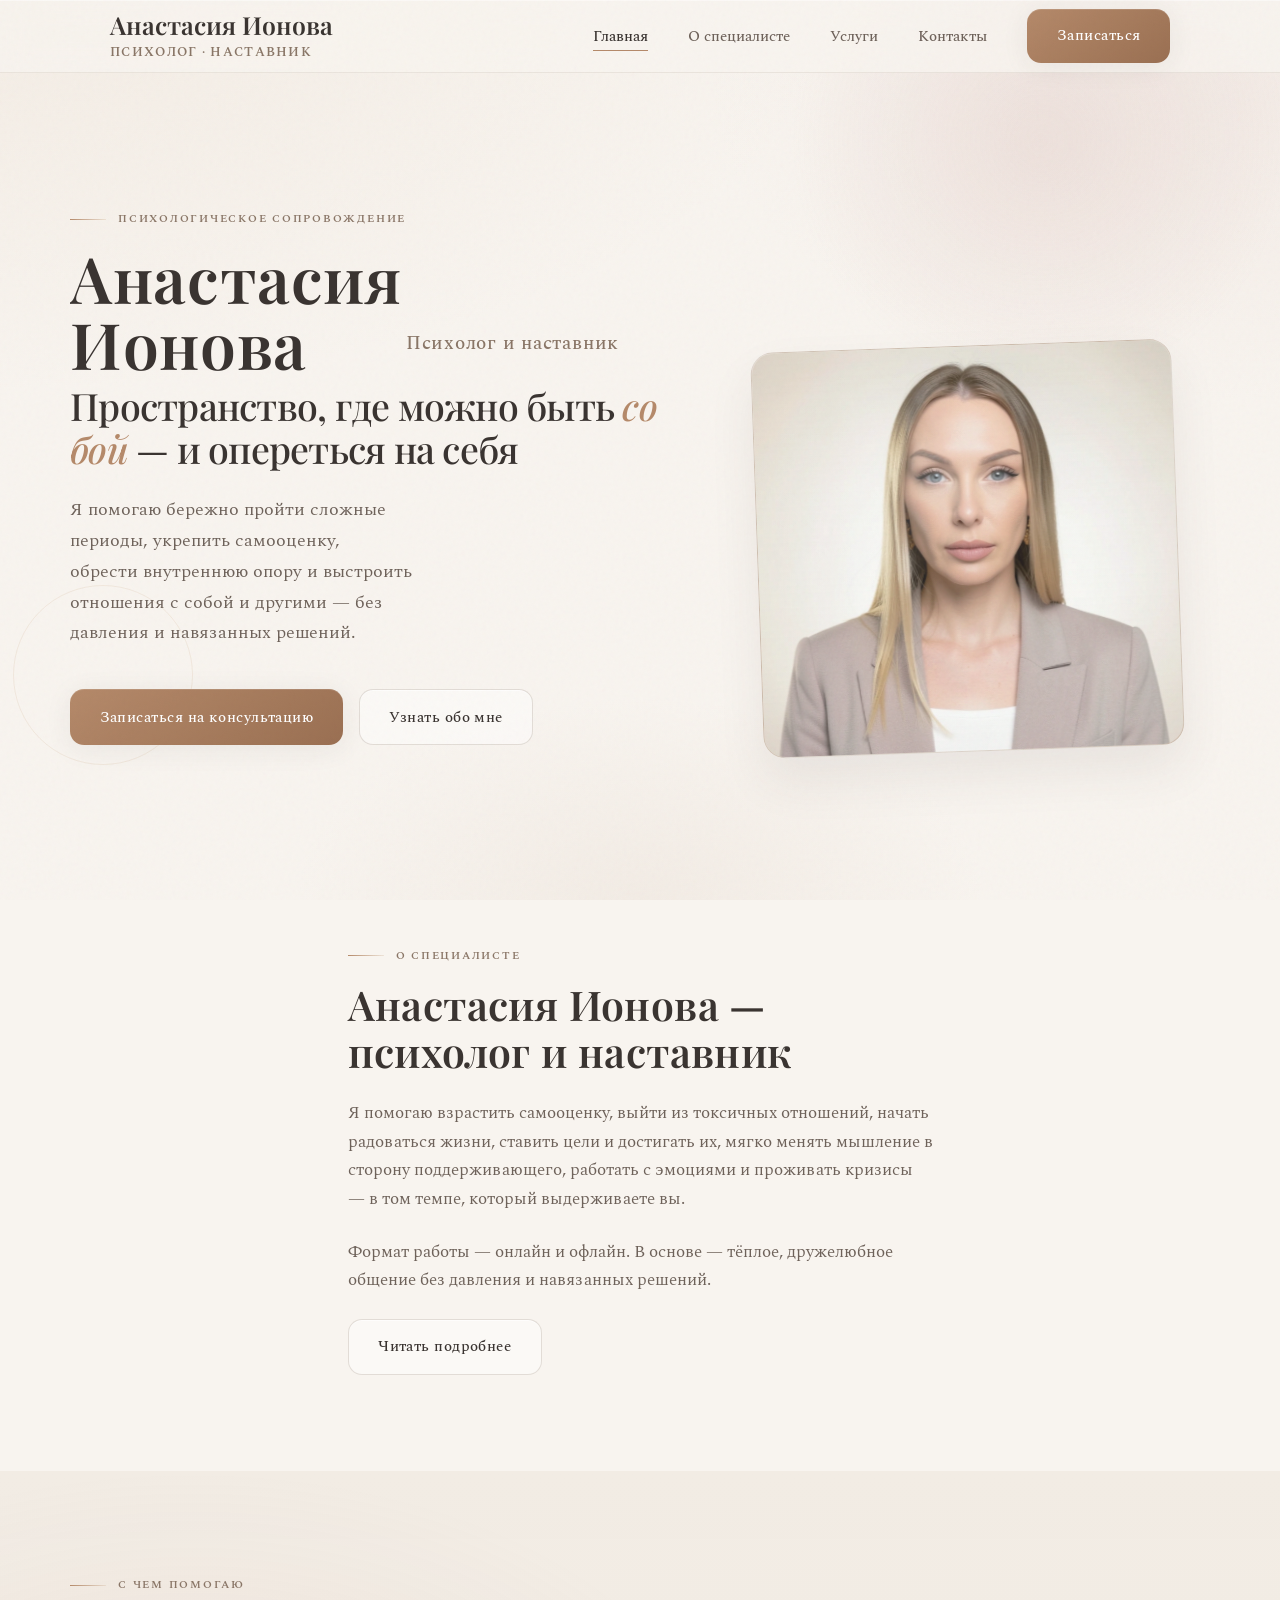
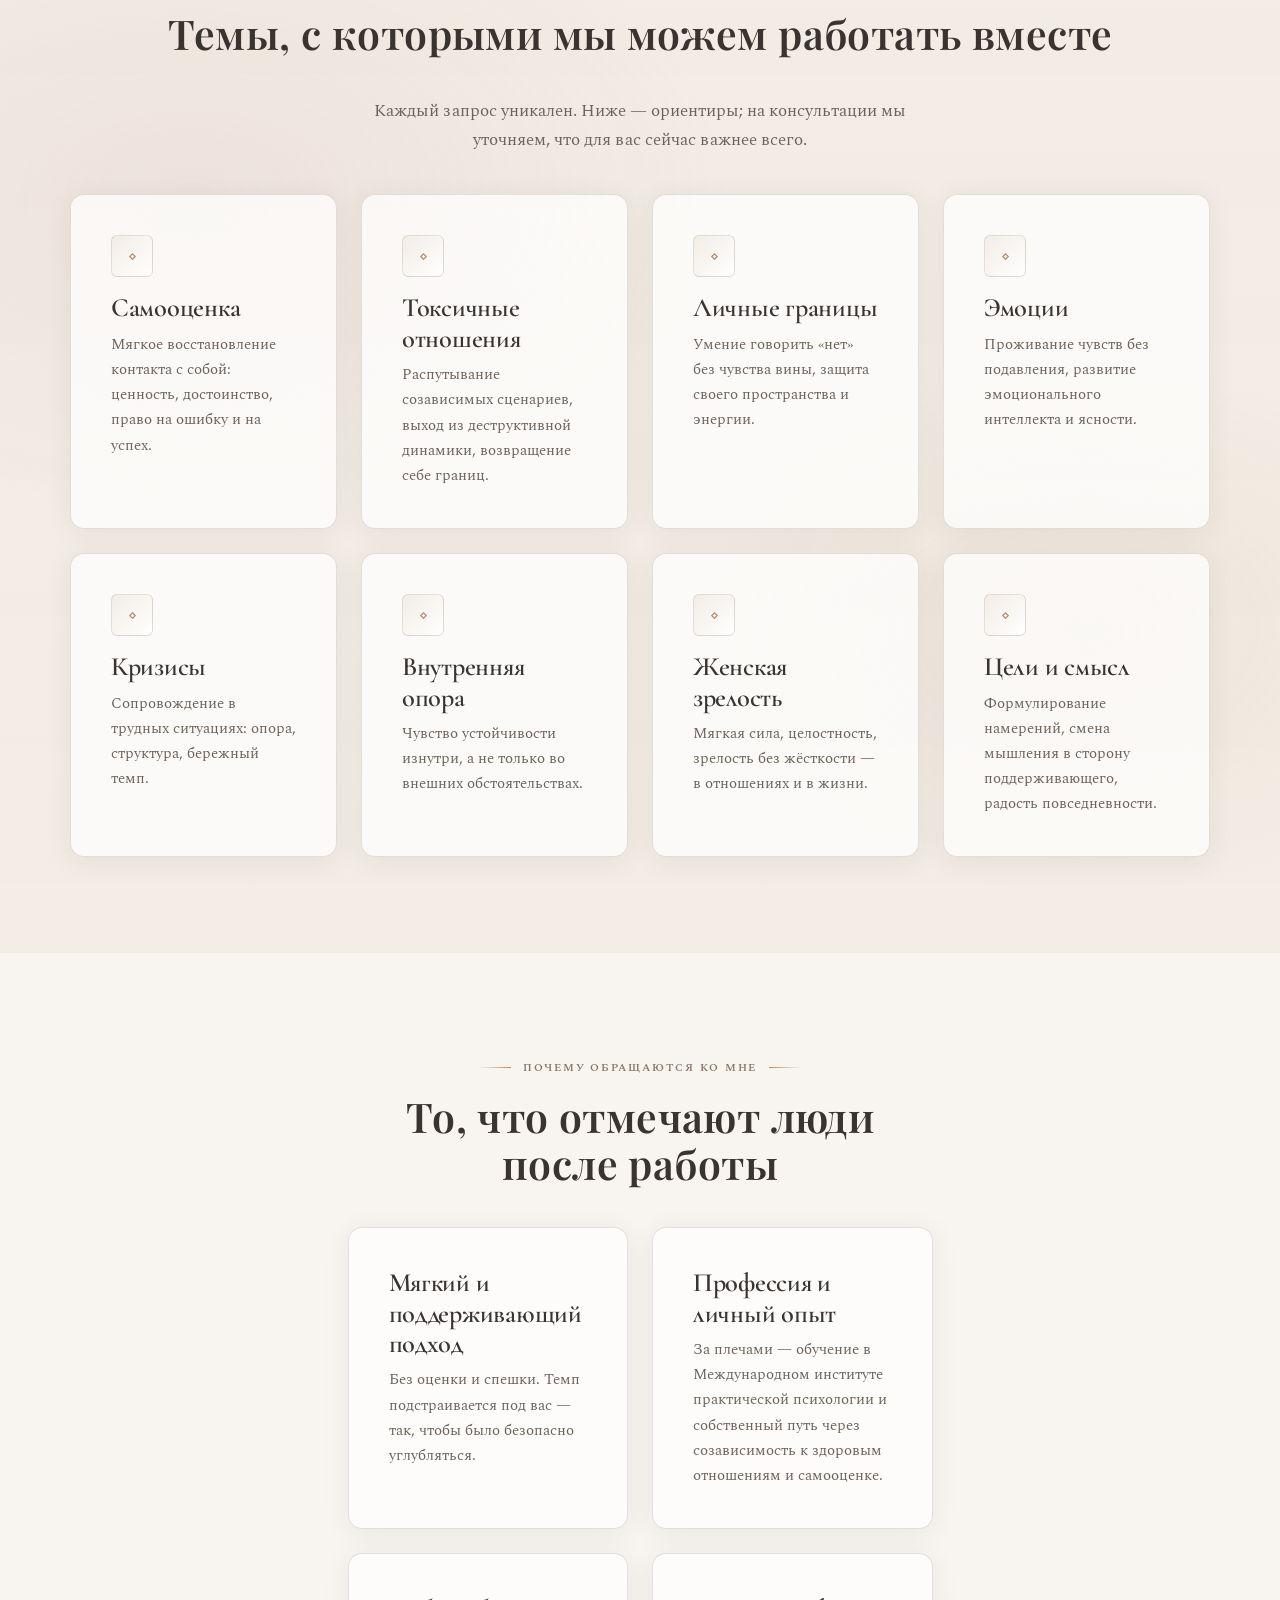
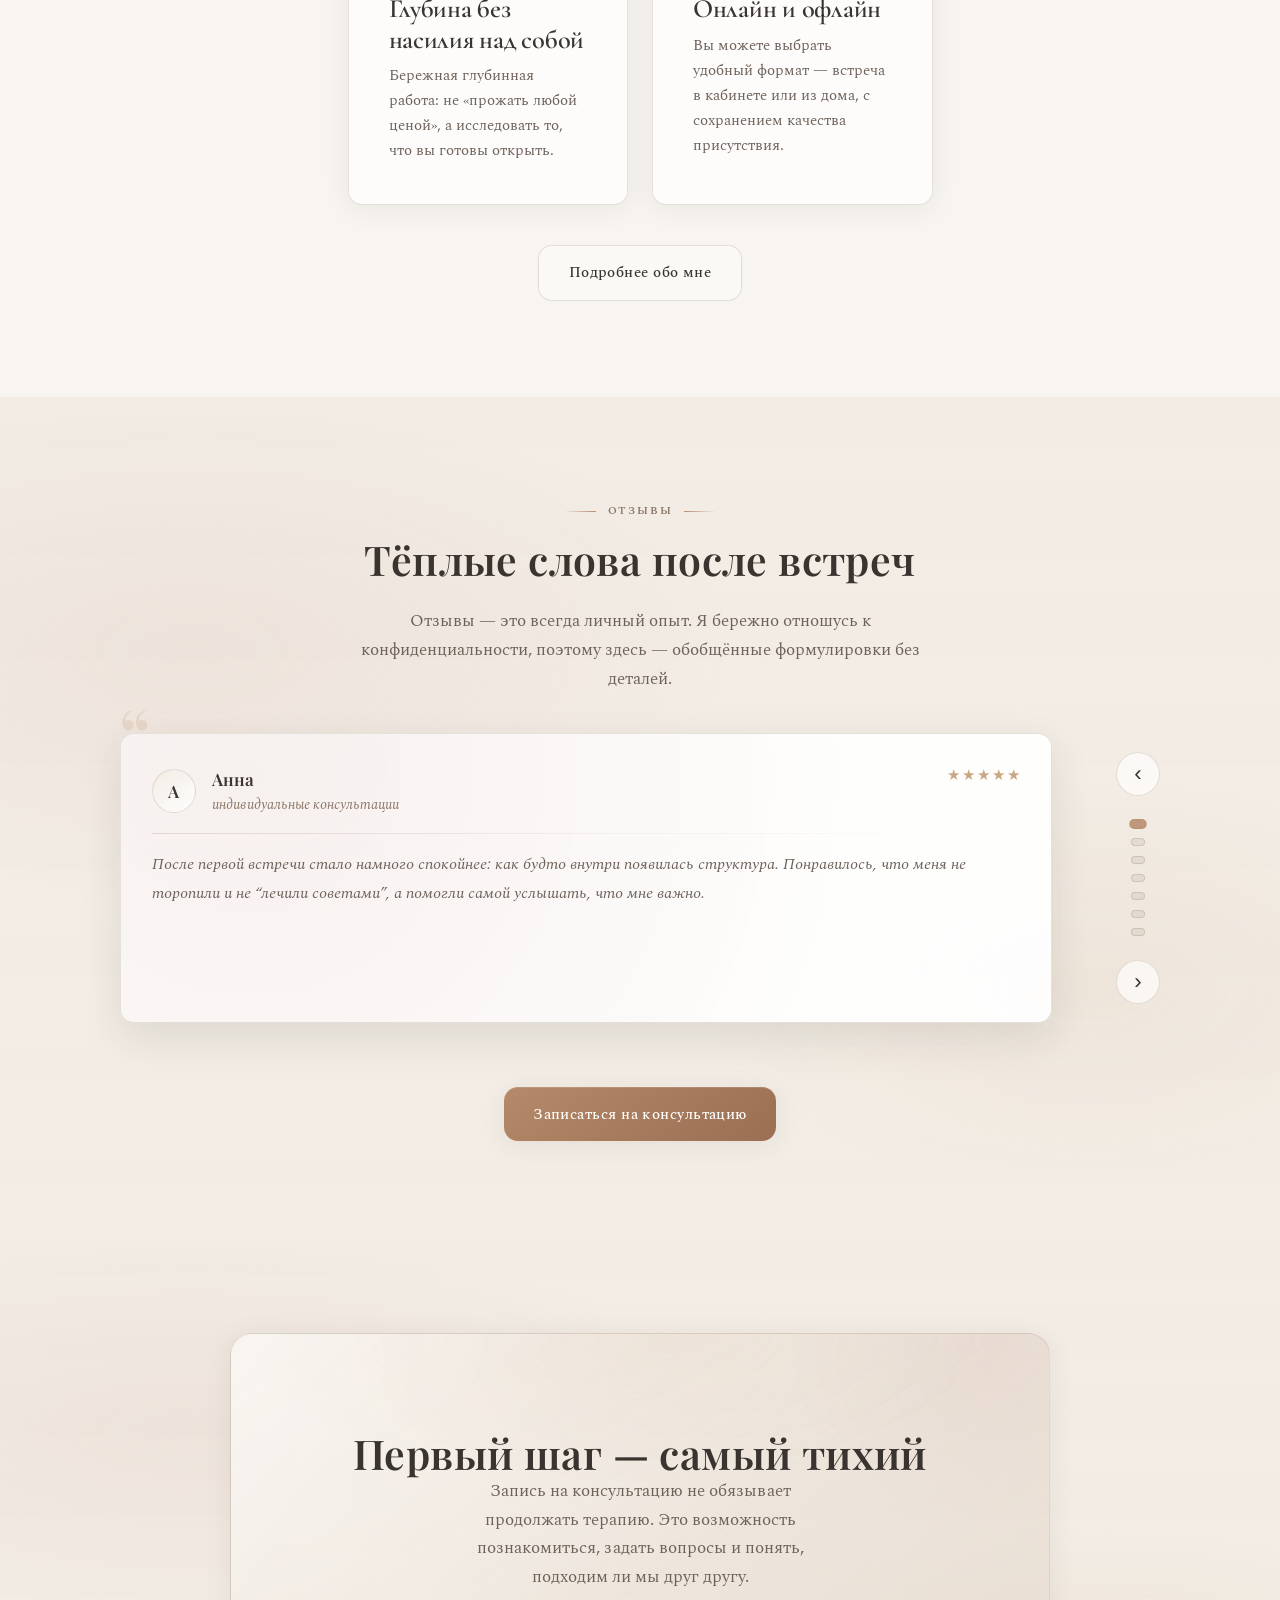
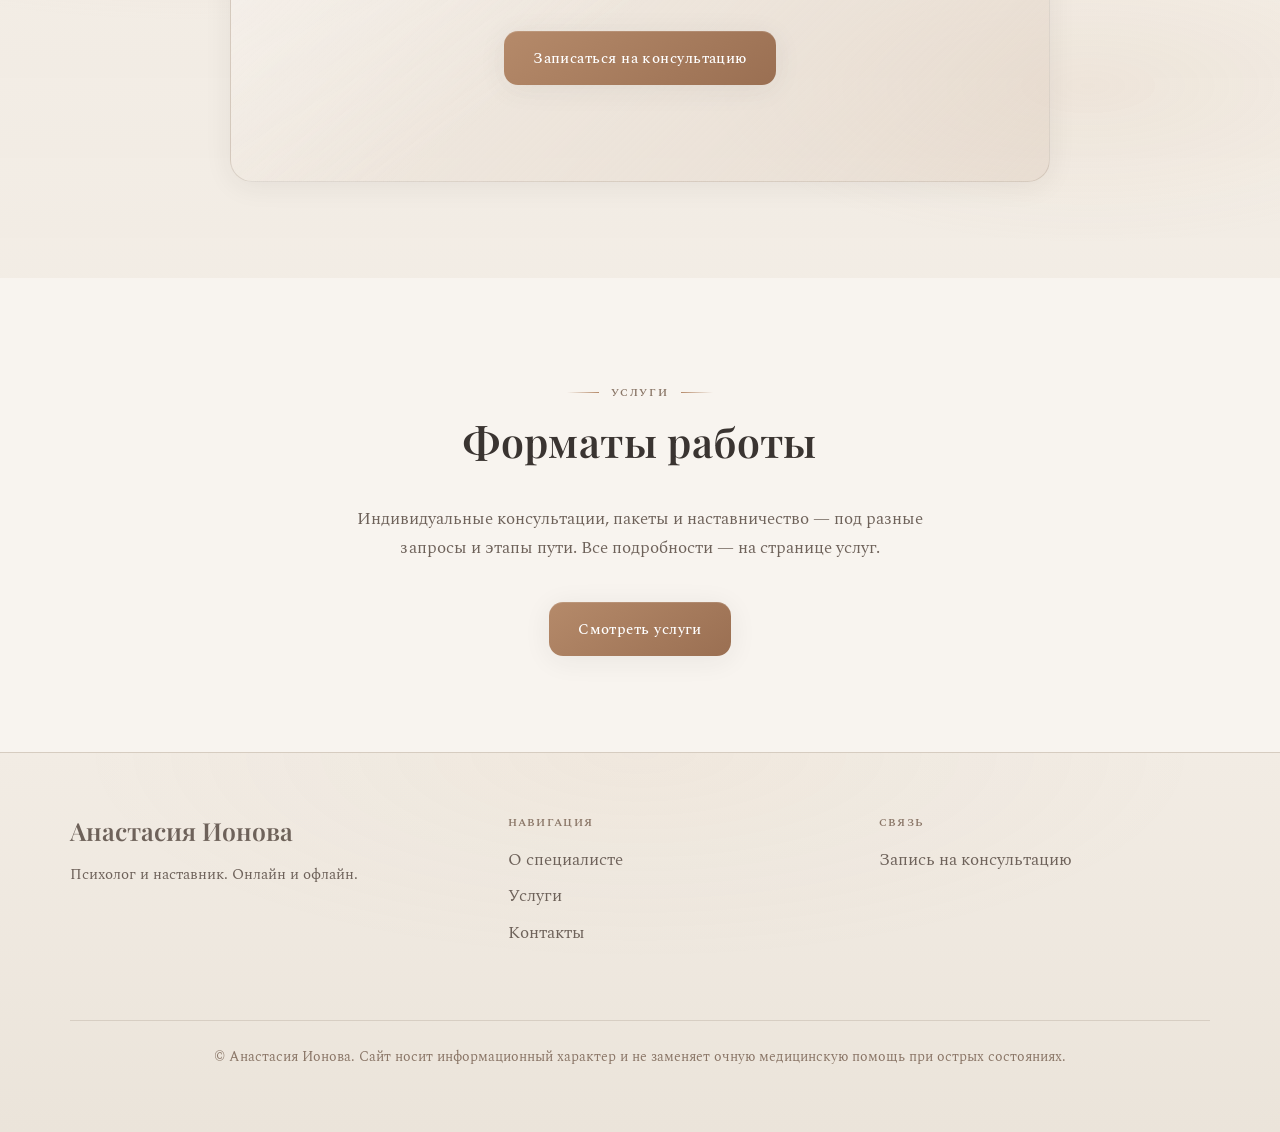
<file: index.html>
<!DOCTYPE html>
<html lang="ru">
<head>
  <meta charset="UTF-8">
  <meta name="viewport" content="width=device-width, initial-scale=1.0">
  <meta name="description" content="Анастасия Ионова — психолог и наставник. Индивидуальные консультации и наставничество, онлайн и офлайн.">
  <title>Анастасия Ионова — психолог и наставник</title>
  <link rel="preconnect" href="https://fonts.googleapis.com">
  <link rel="preconnect" href="https://fonts.gstatic.com" crossorigin>
  <link href="https://fonts.googleapis.com/css2?family=Cormorant+Garamond:ital,wght@0,500;0,600;1,500&family=Playfair+Display:ital,wght@0,500;0,600;1,500&family=Spectral:ital,wght@0,400;0,500;0,600;1,400&display=swap" rel="stylesheet">
  <link rel="stylesheet" href="css/styles.css">
</head>
<body>
  <canvas class="silk-bg" data-silk-bg aria-hidden="true"></canvas>
  <header class="site-header">
    <div class="site-header__inner">
      <a class="site-logo" href="index.html">Анастасия Ионова <span>Психолог · наставник</span></a>
      <button class="nav-toggle" type="button" aria-expanded="false" aria-controls="nav-panel" aria-label="Открыть меню">
        <span></span><span></span><span></span>
      </button>
      <nav class="nav-panel" id="nav-panel" aria-label="Основная навигация">
        <ul class="nav__list">
          <li><a class="nav__link" href="index.html" aria-current="page">Главная</a></li>
          <li><a class="nav__link" href="about.html">О специалисте</a></li>
          <li><a class="nav__link" href="services.html">Услуги</a></li>
          <li><a class="nav__link" href="contacts.html">Контакты</a></li>
        </ul>
        <a class="btn btn--primary nav__cta" href="contacts.html" data-booking-open>Записаться</a>
      </nav>
    </div>
  </header>

  <main>
    <section class="hero container" id="top">
      <div class="hero__grid">
        <div class="hero__content hero__content--stagger">
          <p class="section__label">Психологическое сопровождение</p>
          <p class="hero__name" data-split="chars"><span class="hero__name-line">Анастасия</span><span class="hero__name-line">Ионова</span></p>
          <p class="hero__role" data-split="chars">Психолог и наставник</p>
          <h1 class="hero__title" data-split="chars">Пространство, где можно быть <em>собой</em> — и опереться на себя</h1>
          <p class="hero__lead">Я помогаю бережно пройти сложные периоды, укрепить самооценку, обрести внутреннюю опору и выстроить отношения с собой и другими — без давления и навязанных решений.</p>
          <div class="hero__actions">
            <a class="btn btn--primary" href="contacts.html" data-booking-open>Записаться на консультацию</a>
            <a class="btn btn--ghost" href="about.html">Узнать обо мне</a>
          </div>
        </div>
        <div class="hero__visual hero__visual--tilt">
          <figure class="hero__frame hero__frame--photo">
            <img class="hero__photo" src="img.webp" alt="Анастасия Ионова">
            <figcaption class="sr-only">Портрет Анастасии Ионовой</figcaption>
          </figure>
        </div>
      </div>
    </section>

    <section class="section" id="o-spec-preview">
      <div class="container max-w-narrow">
          <p class="section__label">О специалисте</p>
          <h2>Анастасия Ионова — психолог и наставник</h2>
          <p>Я помогаю взрастить самооценку, выйти из токсичных отношений, начать радоваться жизни, ставить цели и достигать их, мягко менять мышление в сторону поддерживающего, работать с эмоциями и проживать кризисы — в том темпе, который выдерживаете вы.</p>
          <p>Формат работы — онлайн и офлайн. В основе — тёплое, дружелюбное общение без давления и навязанных решений.</p>
          <p><a class="btn btn--ghost" href="about.html">Читать подробнее</a></p>
      </div>
    </section>

    <section class="section section--alt" id="pomosh">
      <div class="container">
        <p class="section__label text-center">С чем помогаю</p>
        <h2 class="text-center mb-lg">Темы, с которыми мы можем работать вместе</h2>
        <p class="text-center max-w-narrow mb-lg">Каждый запрос уникален. Ниже — ориентиры; на консультации мы уточняем, что для вас сейчас важнее всего.</p>
        <div class="cards cards--4">
          <article class="card">
            <div class="card__icon" aria-hidden="true">◇</div>
            <h3>Самооценка</h3>
            <p>Мягкое восстановление контакта с собой: ценность, достоинство, право на ошибку и на успех.</p>
          </article>
          <article class="card">
            <div class="card__icon" aria-hidden="true">◇</div>
            <h3>Токсичные отношения</h3>
            <p>Распутывание созависимых сценариев, выход из деструктивной динамики, возвращение себе границ.</p>
          </article>
          <article class="card">
            <div class="card__icon" aria-hidden="true">◇</div>
            <h3>Личные границы</h3>
            <p>Умение говорить «нет» без чувства вины, защита своего пространства и энергии.</p>
          </article>
          <article class="card">
            <div class="card__icon" aria-hidden="true">◇</div>
            <h3>Эмоции</h3>
            <p>Проживание чувств без подавления, развитие эмоционального интеллекта и ясности.</p>
          </article>
          <article class="card">
            <div class="card__icon" aria-hidden="true">◇</div>
            <h3>Кризисы</h3>
            <p>Сопровождение в трудных ситуациях: опора, структура, бережный темп.</p>
          </article>
          <article class="card">
            <div class="card__icon" aria-hidden="true">◇</div>
            <h3>Внутренняя опора</h3>
            <p>Чувство устойчивости изнутри, а не только во внешних обстоятельствах.</p>
          </article>
          <article class="card">
            <div class="card__icon" aria-hidden="true">◇</div>
            <h3>Женская зрелость</h3>
            <p>Мягкая сила, целостность, зрелость без жёсткости — в отношениях и в жизни.</p>
          </article>
          <article class="card">
            <div class="card__icon" aria-hidden="true">◇</div>
            <h3>Цели и смысл</h3>
            <p>Формулирование намерений, смена мышления в сторону поддерживающего, радость повседневности.</p>
          </article>
        </div>
      </div>
    </section>

    <section class="section" id="pochemu">
      <div class="container max-w-narrow text-center">
        <p class="section__label">Почему обращаются ко мне</p>
        <h2 class="mb-lg">То, что отмечают люди после работы</h2>
        <div class="cards cards--2 text-center" style="text-align: left;">
          <article class="card">
            <h3>Мягкий и поддерживающий подход</h3>
            <p>Без оценки и спешки. Темп подстраивается под вас — так, чтобы было безопасно углубляться.</p>
          </article>
          <article class="card">
            <h3>Профессия и личный опыт</h3>
            <p>За плечами — обучение в Международном институте практической психологии и собственный путь через созависимость к здоровым отношениям и самооценке.</p>
          </article>
          <article class="card">
            <h3>Глубина без насилия над собой</h3>
            <p>Бережная глубинная работа: не «прожать любой ценой», а исследовать то, что вы готовы открыть.</p>
          </article>
          <article class="card">
            <h3>Онлайн и офлайн</h3>
            <p>Вы можете выбрать удобный формат — встреча в кабинете или из дома, с сохранением качества присутствия.</p>
          </article>
        </div>
        <p style="margin-top: var(--space-lg);"><a class="btn btn--ghost" href="about.html">Подробнее обо мне</a></p>
      </div>
    </section>

    <section class="section section--alt" id="reviews">
      <div class="container">
        <div class="text-center mb-lg">
          <p class="section__label">Отзывы</p>
          <h2>Тёплые слова после встреч</h2>
          <p class="max-w-narrow" style="margin-inline: auto;">Отзывы — это всегда личный опыт. Я бережно отношусь к конфиденциальности, поэтому здесь — обобщённые формулировки без деталей.</p>
        </div>

        <div class="testimonials" data-testimonials>
          <div class="testimonials__grid">
            <div class="testimonials__stage" aria-live="polite">
              <div class="testimonials__quote" aria-hidden="true">“</div>

              <article class="testimonial-card is-active" data-testimonial>
                <div class="testimonial-card__top">
                  <div class="testimonial-card__person">
                    <div class="testimonial-card__avatar" aria-hidden="true">А</div>
                    <div>
                      <div class="testimonial-card__name">Анна</div>
                      <div class="testimonial-card__meta">индивидуальные консультации</div>
                    </div>
                  </div>
                  <div class="testimonial-card__stars" aria-label="Оценка 5 из 5">
                    <span aria-hidden="true">★</span><span aria-hidden="true">★</span><span aria-hidden="true">★</span><span aria-hidden="true">★</span><span aria-hidden="true">★</span>
                  </div>
                </div>
                <div class="testimonial-card__divider" aria-hidden="true"></div>
                <p class="testimonial-card__text">После первой встречи стало намного спокойнее: как будто внутри появилась структура. Понравилось, что меня не торопили и не “лечили советами”, а помогли самой услышать, что мне важно.</p>
              </article>

              <article class="testimonial-card" data-testimonial>
                <div class="testimonial-card__top">
                  <div class="testimonial-card__person">
                    <div class="testimonial-card__avatar" aria-hidden="true">Е</div>
                    <div>
                      <div class="testimonial-card__name">Елена</div>
                      <div class="testimonial-card__meta">пакет консультаций</div>
                    </div>
                  </div>
                  <div class="testimonial-card__stars" aria-label="Оценка 5 из 5">
                    <span aria-hidden="true">★</span><span aria-hidden="true">★</span><span aria-hidden="true">★</span><span aria-hidden="true">★</span><span aria-hidden="true">★</span>
                  </div>
                </div>
                <div class="testimonial-card__divider" aria-hidden="true"></div>
                <p class="testimonial-card__text">Я впервые почувствовала, что могу говорить о сложном без стыда. Постепенно получилось выстроить границы и перестать “тащить” отношения одной. Очень бережно и глубоко.</p>
              </article>

              <article class="testimonial-card" data-testimonial>
                <div class="testimonial-card__top">
                  <div class="testimonial-card__person">
                    <div class="testimonial-card__avatar" aria-hidden="true">М</div>
                    <div>
                      <div class="testimonial-card__name">Мария</div>
                      <div class="testimonial-card__meta">наставничество</div>
                    </div>
                  </div>
                  <div class="testimonial-card__stars" aria-label="Оценка 5 из 5">
                    <span aria-hidden="true">★</span><span aria-hidden="true">★</span><span aria-hidden="true">★</span><span aria-hidden="true">★</span><span aria-hidden="true">★</span>
                  </div>
                </div>
                <div class="testimonial-card__divider" aria-hidden="true"></div>
                <p class="testimonial-card__text">Появилось ощущение внутренней опоры: я начала принимать решения из спокойствия, а не из тревоги. Нравится, что есть поддержка, но без давления — всё очень по-человечески.</p>
              </article>

              <article class="testimonial-card" data-testimonial>
                <div class="testimonial-card__top">
                  <div class="testimonial-card__person">
                    <div class="testimonial-card__avatar" aria-hidden="true">И</div>
                    <div>
                      <div class="testimonial-card__name">Ирина</div>
                      <div class="testimonial-card__meta">индивидуальные консультации</div>
                    </div>
                  </div>
                  <div class="testimonial-card__stars" aria-label="Оценка 5 из 5">
                    <span aria-hidden="true">★</span><span aria-hidden="true">★</span><span aria-hidden="true">★</span><span aria-hidden="true">★</span><span aria-hidden="true">★</span>
                  </div>
                </div>
                <div class="testimonial-card__divider" aria-hidden="true"></div>
                <p class="testimonial-card__text">Очень поддерживающее сопровождение. Мы аккуратно разобрали, почему я всё время сомневаюсь в себе, и я наконец-то перестала обесценивать свои чувства и решения.</p>
              </article>

              <article class="testimonial-card" data-testimonial>
                <div class="testimonial-card__top">
                  <div class="testimonial-card__person">
                    <div class="testimonial-card__avatar" aria-hidden="true">С</div>
                    <div>
                      <div class="testimonial-card__name">Светлана</div>
                      <div class="testimonial-card__meta">пакет консультаций</div>
                    </div>
                  </div>
                  <div class="testimonial-card__stars" aria-label="Оценка 5 из 5">
                    <span aria-hidden="true">★</span><span aria-hidden="true">★</span><span aria-hidden="true">★</span><span aria-hidden="true">★</span><span aria-hidden="true">★</span>
                  </div>
                </div>
                <div class="testimonial-card__divider" aria-hidden="true"></div>
                <p class="testimonial-card__text">Понравилось, что всё было очень “по-взрослому”: без обещаний чудес, но с ясными шагами. Я научилась замечать свои границы и говорить о них спокойно.</p>
              </article>

              <article class="testimonial-card" data-testimonial>
                <div class="testimonial-card__top">
                  <div class="testimonial-card__person">
                    <div class="testimonial-card__avatar" aria-hidden="true">О</div>
                    <div>
                      <div class="testimonial-card__name">Ольга</div>
                      <div class="testimonial-card__meta">индивидуальные консультации</div>
                    </div>
                  </div>
                  <div class="testimonial-card__stars" aria-label="Оценка 5 из 5">
                    <span aria-hidden="true">★</span><span aria-hidden="true">★</span><span aria-hidden="true">★</span><span aria-hidden="true">★</span><span aria-hidden="true">★</span>
                  </div>
                </div>
                <div class="testimonial-card__divider" aria-hidden="true"></div>
                <p class="testimonial-card__text">После нескольких встреч стало легче проживать эмоции: я перестала “сжиматься” и убегать от чувств. Появилась мягкость к себе и больше спокойствия внутри.</p>
              </article>

              <article class="testimonial-card" data-testimonial>
                <div class="testimonial-card__top">
                  <div class="testimonial-card__person">
                    <div class="testimonial-card__avatar" aria-hidden="true">Н</div>
                    <div>
                      <div class="testimonial-card__name">Наталья</div>
                      <div class="testimonial-card__meta">наставничество</div>
                    </div>
                  </div>
                  <div class="testimonial-card__stars" aria-label="Оценка 5 из 5">
                    <span aria-hidden="true">★</span><span aria-hidden="true">★</span><span aria-hidden="true">★</span><span aria-hidden="true">★</span><span aria-hidden="true">★</span>
                  </div>
                </div>
                <div class="testimonial-card__divider" aria-hidden="true"></div>
                <p class="testimonial-card__text">Мне было важно, чтобы поддержка не превращалась в контроль. Здесь получилось: я двигалась к целям в своём темпе, и при этом чувствовала опору и уважение к моим границам.</p>
              </article>
            </div>

            <div class="testimonials__nav" aria-label="Навигация по отзывам">
              <button class="testimonials__btn" type="button" data-testimonials-prev aria-label="Предыдущий отзыв">‹</button>
              <div class="testimonials__dots" data-testimonials-dots aria-label="Выбор отзыва"></div>
              <button class="testimonials__btn" type="button" data-testimonials-next aria-label="Следующий отзыв">›</button>
            </div>
          </div>
        </div>

        <div class="text-center" style="margin-top: var(--space-xl);">
          <a class="btn btn--primary" href="contacts.html" data-booking-open>Записаться на консультацию</a>
        </div>
      </div>
    </section>

    <section class="section section--alt" id="cta-mid">
      <div class="container">
        <div class="cta-band">
          <h2 class="mb-0">Первый шаг — самый тихий</h2>
          <p>Запись на консультацию не обязывает продолжать терапию. Это возможность познакомиться, задать вопросы и понять, подходим ли мы друг другу.</p>
          <a class="btn btn--primary" href="contacts.html" data-booking-open>Записаться на консультацию</a>
        </div>
      </div>
    </section>

    <section class="section" id="uslugi-preview">
      <div class="container text-center">
        <p class="section__label">Услуги</p>
        <h2 class="mb-lg">Форматы работы</h2>
        <p class="max-w-narrow mb-lg" style="margin-inline: auto;">Индивидуальные консультации, пакеты и наставничество — под разные запросы и этапы пути. Все подробности — на странице услуг.</p>
        <a class="btn btn--primary" href="services.html">Смотреть услуги</a>
      </div>
    </section>
  </main>

  <footer class="site-footer">
    <div class="container site-footer__grid">
      <div>
        <a class="site-logo" href="index.html" style="display: inline-block; margin-bottom: var(--space-sm);">Анастасия Ионова</a>
        <p class="mb-0" style="font-size: 0.9375rem;">Психолог и наставник. Онлайн и офлайн.</p>
      </div>
      <div>
        <h4>Навигация</h4>
        <ul>
          <li><a href="about.html">О специалисте</a></li>
          <li><a href="services.html">Услуги</a></li>
          <li><a href="contacts.html">Контакты</a></li>
        </ul>
      </div>
      <div>
        <h4>Связь</h4>
        <ul>
          <li><a href="contacts.html" data-booking-open>Запись на консультацию</a></li>
        </ul>
      </div>
    </div>
    <div class="container site-footer__copy">
      © Анастасия Ионова. Сайт носит информационный характер и не заменяет очную медицинскую помощь при острых состояниях.
    </div>
  </footer>

  <script src="js/main.js"></script>
</body>
</html>
</file>
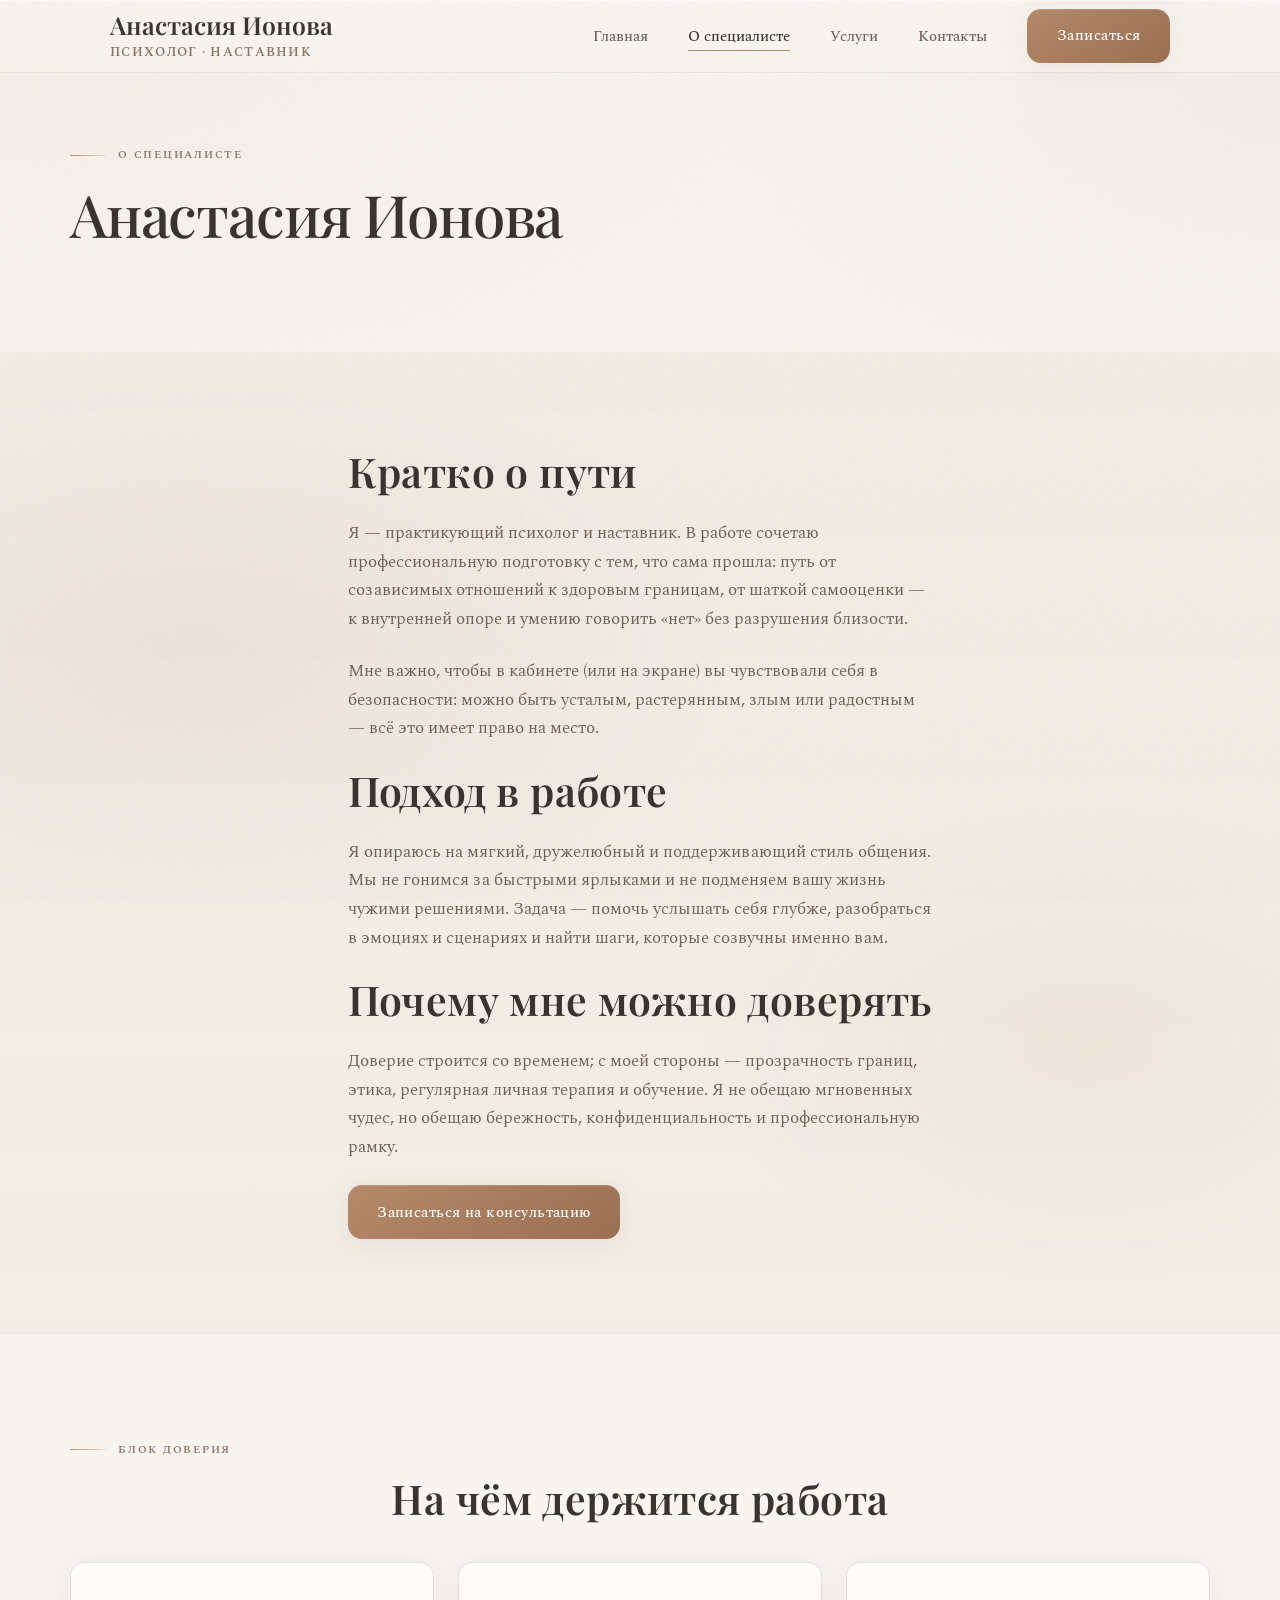
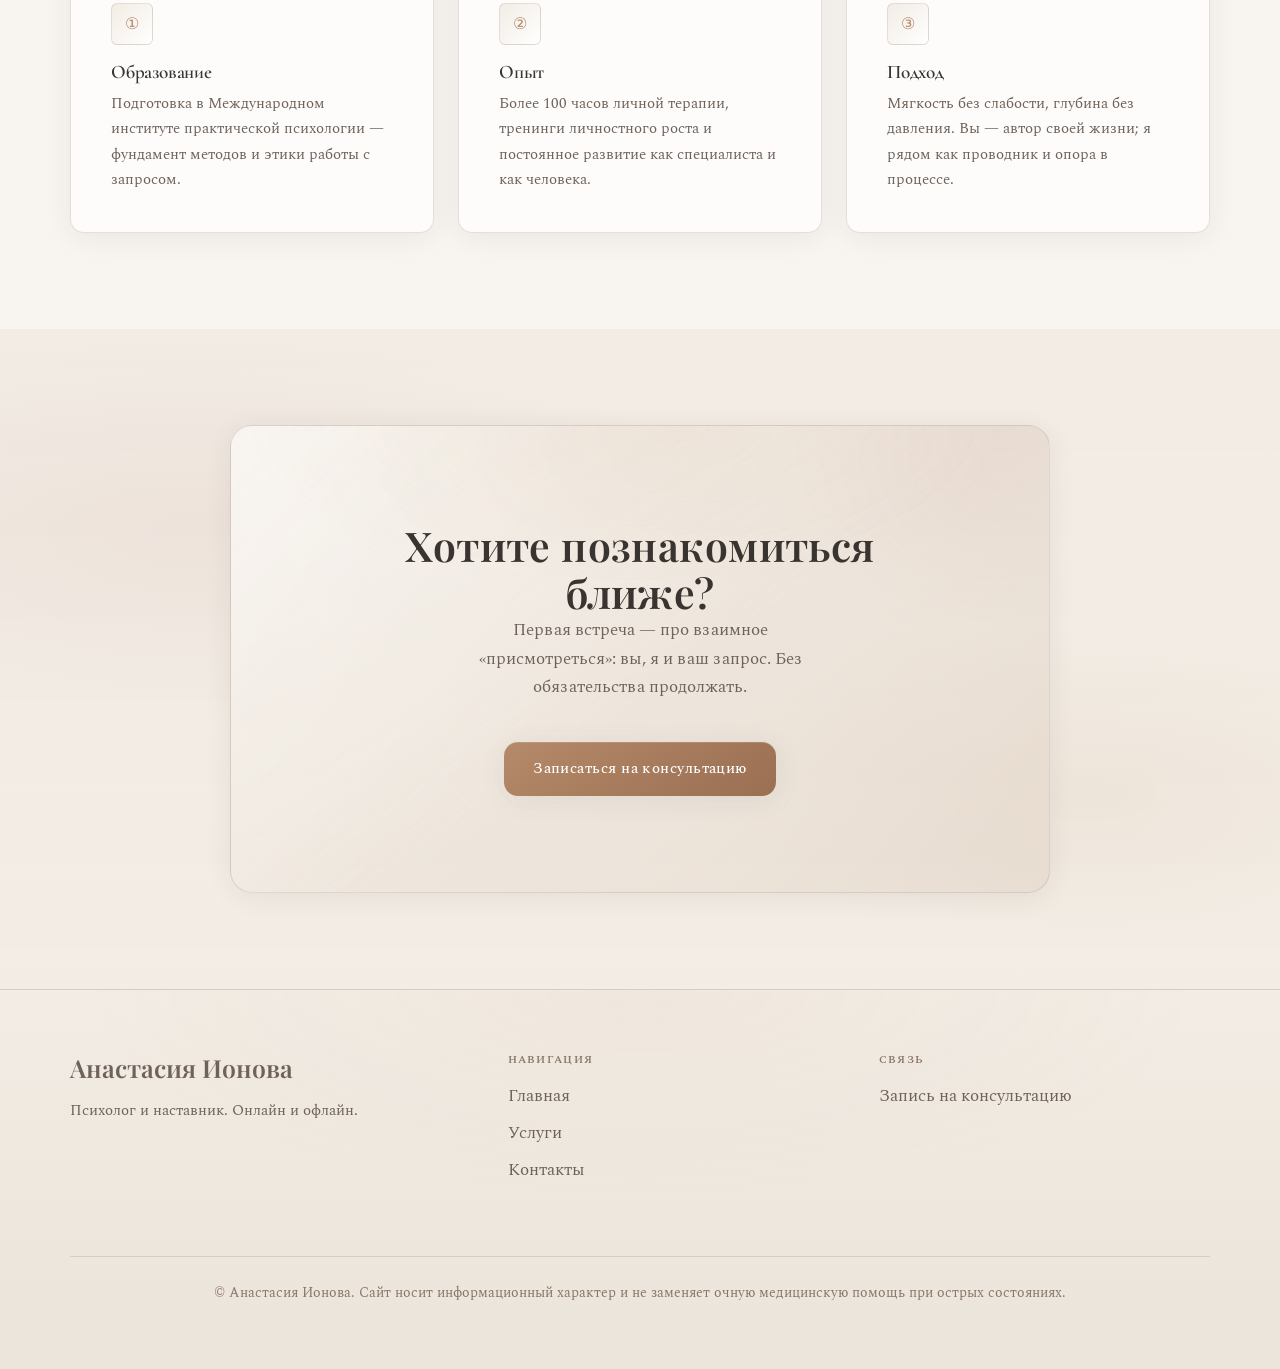
<file: about.html>
<!DOCTYPE html>
<html lang="ru">
<head>
  <meta charset="UTF-8">
  <meta name="viewport" content="width=device-width, initial-scale=1.0">
  <meta name="description" content="Анастасия Ионова — образование, подход в работе, почему можно доверять.">
  <title>О специалисте — Анастасия Ионова</title>
  <link rel="preconnect" href="https://fonts.googleapis.com">
  <link rel="preconnect" href="https://fonts.gstatic.com" crossorigin>
  <link href="https://fonts.googleapis.com/css2?family=Cormorant+Garamond:ital,wght@0,500;0,600;1,500&family=Playfair+Display:ital,wght@0,500;0,600;1,500&family=Spectral:ital,wght@0,400;0,500;0,600;1,400&display=swap" rel="stylesheet">
  <link rel="stylesheet" href="css/styles.css">
</head>
<body>
  <canvas class="silk-bg" data-silk-bg aria-hidden="true"></canvas>
  <header class="site-header">
    <div class="site-header__inner">
      <a class="site-logo" href="index.html">Анастасия Ионова <span>Психолог · наставник</span></a>
      <button class="nav-toggle" type="button" aria-expanded="false" aria-controls="nav-panel" aria-label="Открыть меню">
        <span></span><span></span><span></span>
      </button>
      <nav class="nav-panel" id="nav-panel" aria-label="Основная навигация">
        <ul class="nav__list">
          <li><a class="nav__link" href="index.html">Главная</a></li>
          <li><a class="nav__link" href="about.html" aria-current="page">О специалисте</a></li>
          <li><a class="nav__link" href="services.html">Услуги</a></li>
          <li><a class="nav__link" href="contacts.html">Контакты</a></li>
        </ul>
        <a class="btn btn--primary nav__cta" href="contacts.html" data-booking-open>Записаться</a>
      </nav>
    </div>
  </header>

  <main>
    <section class="section section--tight">
      <div class="container">
        <p class="section__label">О специалисте</p>
        <h1 class="mb-lg">Анастасия Ионова</h1>
      </div>
    </section>

    <section class="section section--alt" id="o-spec">
      <div class="container max-w-narrow">
          <h2>Кратко о пути</h2>
          <p>Я — практикующий психолог и наставник. В работе сочетаю профессиональную подготовку с тем, что сама прошла: путь от созависимых отношений к здоровым границам, от шаткой самооценки — к внутренней опоре и умению говорить «нет» без разрушения близости.</p>
          <p>Мне важно, чтобы в кабинете (или на экране) вы чувствовали себя в безопасности: можно быть усталым, растерянным, злым или радостным — всё это имеет право на место.</p>
          <h2>Подход в работе</h2>
          <p>Я опираюсь на мягкий, дружелюбный и поддерживающий стиль общения. Мы не гонимся за быстрыми ярлыками и не подменяем вашу жизнь чужими решениями. Задача — помочь услышать себя глубже, разобраться в эмоциях и сценариях и найти шаги, которые созвучны именно вам.</p>
          <h2>Почему мне можно доверять</h2>
          <p>Доверие строится со временем; с моей стороны — прозрачность границ, этика, регулярная личная терапия и обучение. Я не обещаю мгновенных чудес, но обещаю бережность, конфиденциальность и профессиональную рамку.</p>
          <p><a class="btn btn--primary" href="contacts.html" data-booking-open>Записаться на консультацию</a></p>
      </div>
    </section>

    <section class="section" id="doverie">
      <div class="container">
        <p class="section__label text-center">Блок доверия</p>
        <h2 class="text-center mb-lg">На чём держится работа</h2>
        <div class="cards cards--3">
          <article class="card trust-item">
            <div class="card__icon" aria-hidden="true">①</div>
            <h3>Образование</h3>
            <p>Подготовка в Международном институте практической психологии — фундамент методов и этики работы с запросом.</p>
          </article>
          <article class="card trust-item">
            <div class="card__icon" aria-hidden="true">②</div>
            <h3>Опыт</h3>
            <p>Более 100 часов личной терапии, тренинги личностного роста и постоянное развитие как специалиста и как человека.</p>
          </article>
          <article class="card trust-item">
            <div class="card__icon" aria-hidden="true">③</div>
            <h3>Подход</h3>
            <p>Мягкость без слабости, глубина без давления. Вы — автор своей жизни; я рядом как проводник и опора в процессе.</p>
          </article>
        </div>
      </div>
    </section>

    <section class="section section--alt">
      <div class="container">
        <div class="cta-band">
          <h2 class="mb-0">Хотите познакомиться ближе?</h2>
          <p>Первая встреча — про взаимное «присмотреться»: вы, я и ваш запрос. Без обязательства продолжать.</p>
          <a class="btn btn--primary" href="contacts.html" data-booking-open>Записаться на консультацию</a>
        </div>
      </div>
    </section>
  </main>

  <footer class="site-footer">
    <div class="container site-footer__grid">
      <div>
        <a class="site-logo" href="index.html" style="display: inline-block; margin-bottom: var(--space-sm);">Анастасия Ионова</a>
        <p class="mb-0" style="font-size: 0.9375rem;">Психолог и наставник. Онлайн и офлайн.</p>
      </div>
      <div>
        <h4>Навигация</h4>
        <ul>
          <li><a href="index.html">Главная</a></li>
          <li><a href="services.html">Услуги</a></li>
          <li><a href="contacts.html">Контакты</a></li>
        </ul>
      </div>
      <div>
        <h4>Связь</h4>
        <ul>
          <li><a href="contacts.html" data-booking-open>Запись на консультацию</a></li>
        </ul>
      </div>
    </div>
    <div class="container site-footer__copy">
      © Анастасия Ионова. Сайт носит информационный характер и не заменяет очную медицинскую помощь при острых состояниях.
    </div>
  </footer>

  <script src="js/main.js"></script>
</body>
</html>
</file>
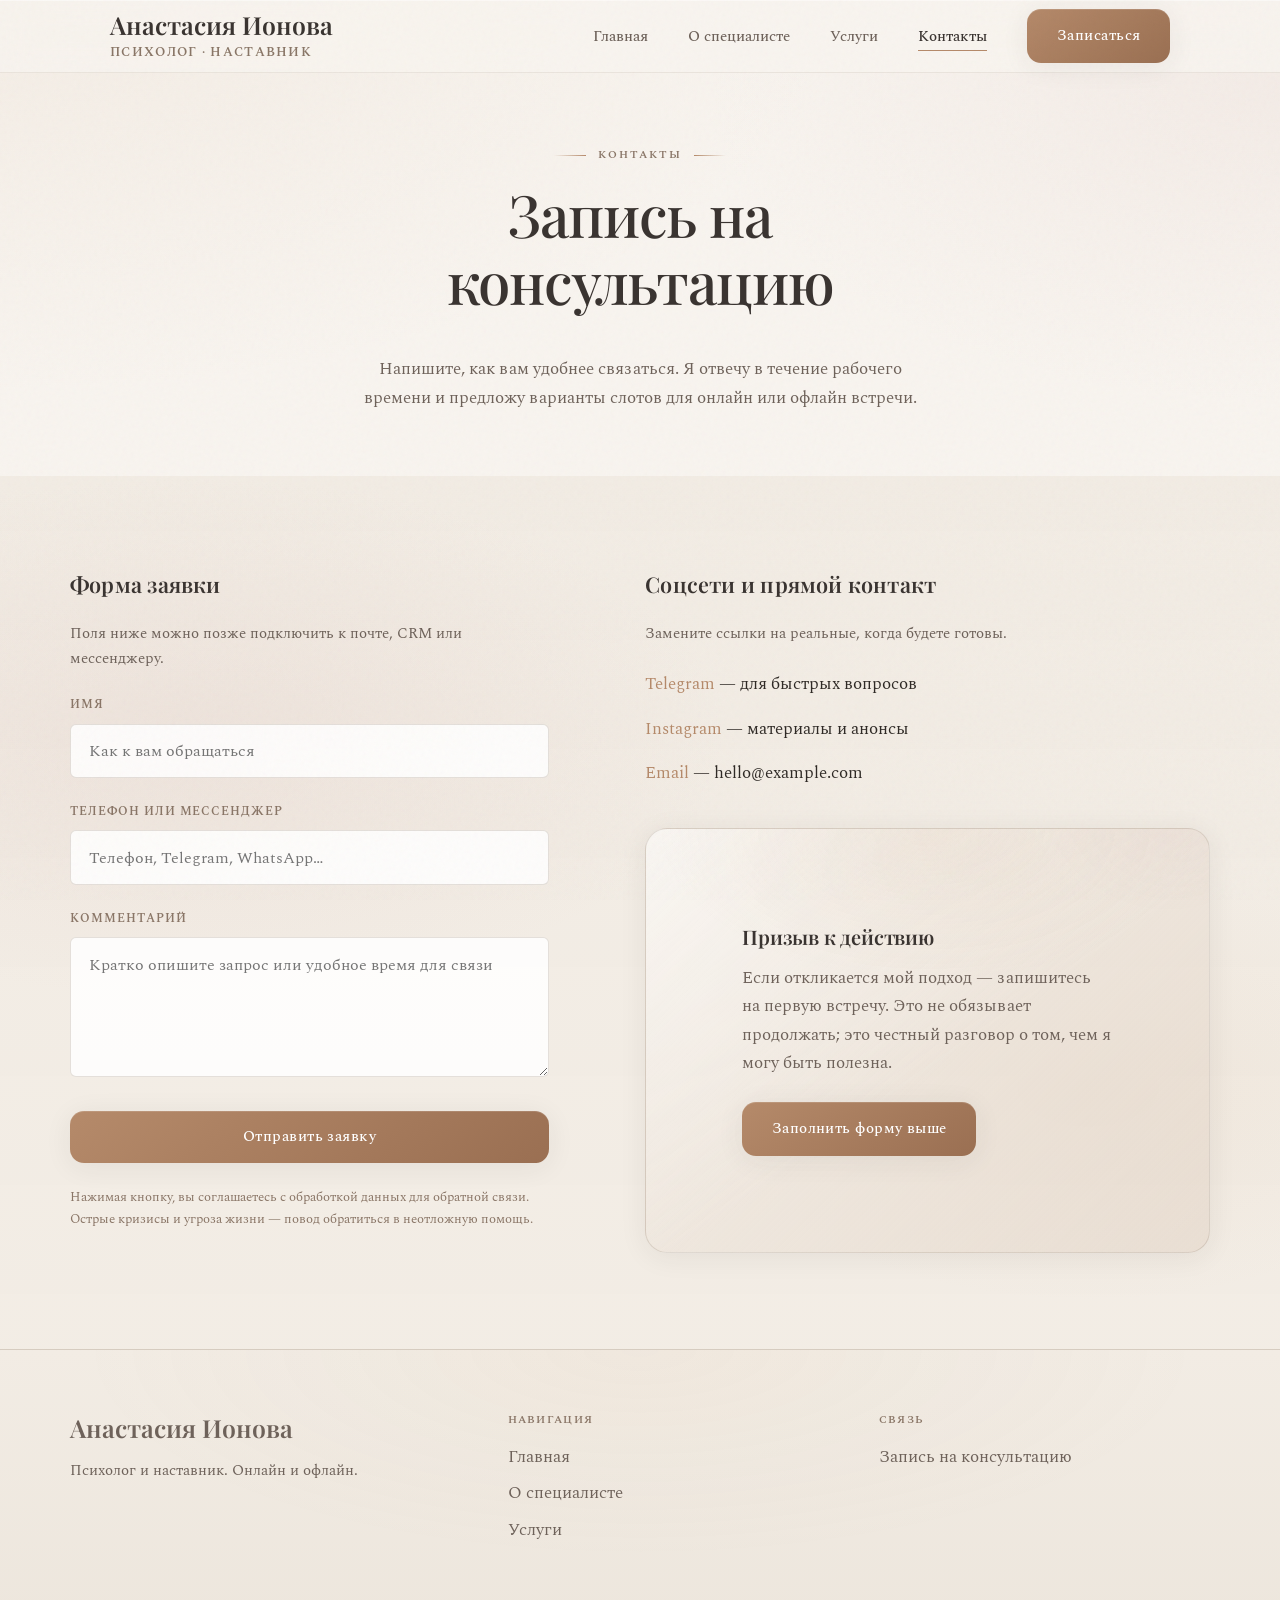
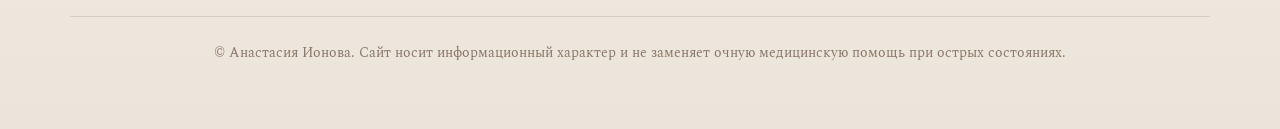
<file: contacts.html>
<!DOCTYPE html>
<html lang="ru">
<head>
  <meta charset="UTF-8">
  <meta name="viewport" content="width=device-width, initial-scale=1.0">
  <meta name="description" content="Запись на консультацию к Анастасии Ионовой — форма и контакты.">
  <title>Контакты и запись — Анастасия Ионова</title>
  <link rel="preconnect" href="https://fonts.googleapis.com">
  <link rel="preconnect" href="https://fonts.gstatic.com" crossorigin>
  <link href="https://fonts.googleapis.com/css2?family=Cormorant+Garamond:ital,wght@0,500;0,600;1,500&family=Playfair+Display:ital,wght@0,500;0,600;1,500&family=Spectral:ital,wght@0,400;0,500;0,600;1,400&display=swap" rel="stylesheet">
  <link rel="stylesheet" href="css/styles.css">
</head>
<body>
  <canvas class="silk-bg" data-silk-bg aria-hidden="true"></canvas>
  <header class="site-header">
    <div class="site-header__inner">
      <a class="site-logo" href="index.html">Анастасия Ионова <span>Психолог · наставник</span></a>
      <button class="nav-toggle" type="button" aria-expanded="false" aria-controls="nav-panel" aria-label="Открыть меню">
        <span></span><span></span><span></span>
      </button>
      <nav class="nav-panel" id="nav-panel" aria-label="Основная навигация">
        <ul class="nav__list">
          <li><a class="nav__link" href="index.html">Главная</a></li>
          <li><a class="nav__link" href="about.html">О специалисте</a></li>
          <li><a class="nav__link" href="services.html">Услуги</a></li>
          <li><a class="nav__link" href="contacts.html" aria-current="page">Контакты</a></li>
        </ul>
        <a class="btn btn--primary nav__cta" href="contacts.html" data-booking-open>Записаться</a>
      </nav>
    </div>
  </header>

  <main>
    <section class="section section--tight">
      <div class="container max-w-narrow text-center">
        <p class="section__label">Контакты</p>
        <h1 class="mb-lg">Запись на консультацию</h1>
        <p>Напишите, как вам удобнее связаться. Я отвечу в течение рабочего времени и предложу варианты слотов для онлайн или офлайн встречи.</p>
      </div>
    </section>

    <section class="section section--alt" id="kontakty">
      <div class="container">
        <div class="about-grid" style="align-items: start;">
          <div>
            <h2 style="font-size: 1.35rem;">Форма заявки</h2>
            <p style="font-size: 0.9375rem;">Поля ниже можно позже подключить к почте, CRM или мессенджеру.</p>
            <form class="form" data-contact-form action="#" method="post" style="margin-inline: 0; max-width: none;">
              <div class="form__row">
                <label for="name">Имя</label>
                <input id="name" name="name" type="text" autocomplete="name" required placeholder="Как к вам обращаться">
              </div>
              <div class="form__row">
                <label for="contact">Телефон или мессенджер</label>
                <input id="contact" name="contact" type="text" autocomplete="tel" required placeholder="Телефон, Telegram, WhatsApp…">
              </div>
              <div class="form__row">
                <label for="message">Комментарий</label>
                <textarea id="message" name="message" placeholder="Кратко опишите запрос или удобное время для связи"></textarea>
              </div>
              <button class="btn btn--primary btn--full" type="submit">Отправить заявку</button>
              <p class="form__hint" data-form-message hidden role="status" style="color: var(--accent-2); margin-top: var(--space-sm);">Спасибо за обращение. Сообщение пока не отправляется на сервер — подключите почту или мессенджер, когда будете готовы.</p>
              <p class="form__hint">Нажимая кнопку, вы соглашаетесь с обработкой данных для обратной связи. Острые кризисы и угроза жизни — повод обратиться в неотложную помощь.</p>
            </form>
          </div>
          <div>
            <h2 style="font-size: 1.35rem;">Соцсети и прямой контакт</h2>
            <p style="font-size: 0.9375rem;">Замените ссылки на реальные, когда будете готовы.</p>
            <ul style="list-style: none; padding: 0; margin: 0 0 var(--space-lg);">
              <li style="margin-bottom: var(--space-sm);"><a href="#">Telegram</a> — для быстрых вопросов</li>
              <li style="margin-bottom: var(--space-sm);"><a href="#">Instagram</a> — материалы и анонсы</li>
              <li style="margin-bottom: var(--space-sm);"><a href="#">Email</a> — hello@example.com</li>
            </ul>
            <div class="cta-band" style="margin: 0; text-align: left; max-width: none;">
              <h3 style="font-size: 1.25rem; margin-bottom: var(--space-sm);">Призыв к действию</h3>
              <p style="margin-inline: 0; max-width: none; margin-bottom: var(--space-md);">Если откликается мой подход — запишитесь на первую встречу. Это не обязывает продолжать; это честный разговор о том, чем я могу быть полезна.</p>
              <a class="btn btn--primary" href="#kontakty">Заполнить форму выше</a>
            </div>
          </div>
        </div>
      </div>
    </section>
  </main>

  <footer class="site-footer">
    <div class="container site-footer__grid">
      <div>
        <a class="site-logo" href="index.html" style="display: inline-block; margin-bottom: var(--space-sm);">Анастасия Ионова</a>
        <p class="mb-0" style="font-size: 0.9375rem;">Психолог и наставник. Онлайн и офлайн.</p>
      </div>
      <div>
        <h4>Навигация</h4>
        <ul>
          <li><a href="index.html">Главная</a></li>
          <li><a href="about.html">О специалисте</a></li>
          <li><a href="services.html">Услуги</a></li>
        </ul>
      </div>
      <div>
        <h4>Связь</h4>
        <ul>
          <li><a href="contacts.html" data-booking-open>Запись на консультацию</a></li>
        </ul>
      </div>
    </div>
    <div class="container site-footer__copy">
      © Анастасия Ионова. Сайт носит информационный характер и не заменяет очную медицинскую помощь при острых состояниях.
    </div>
  </footer>

  <script src="js/main.js"></script>
</body>
</html>
</file>
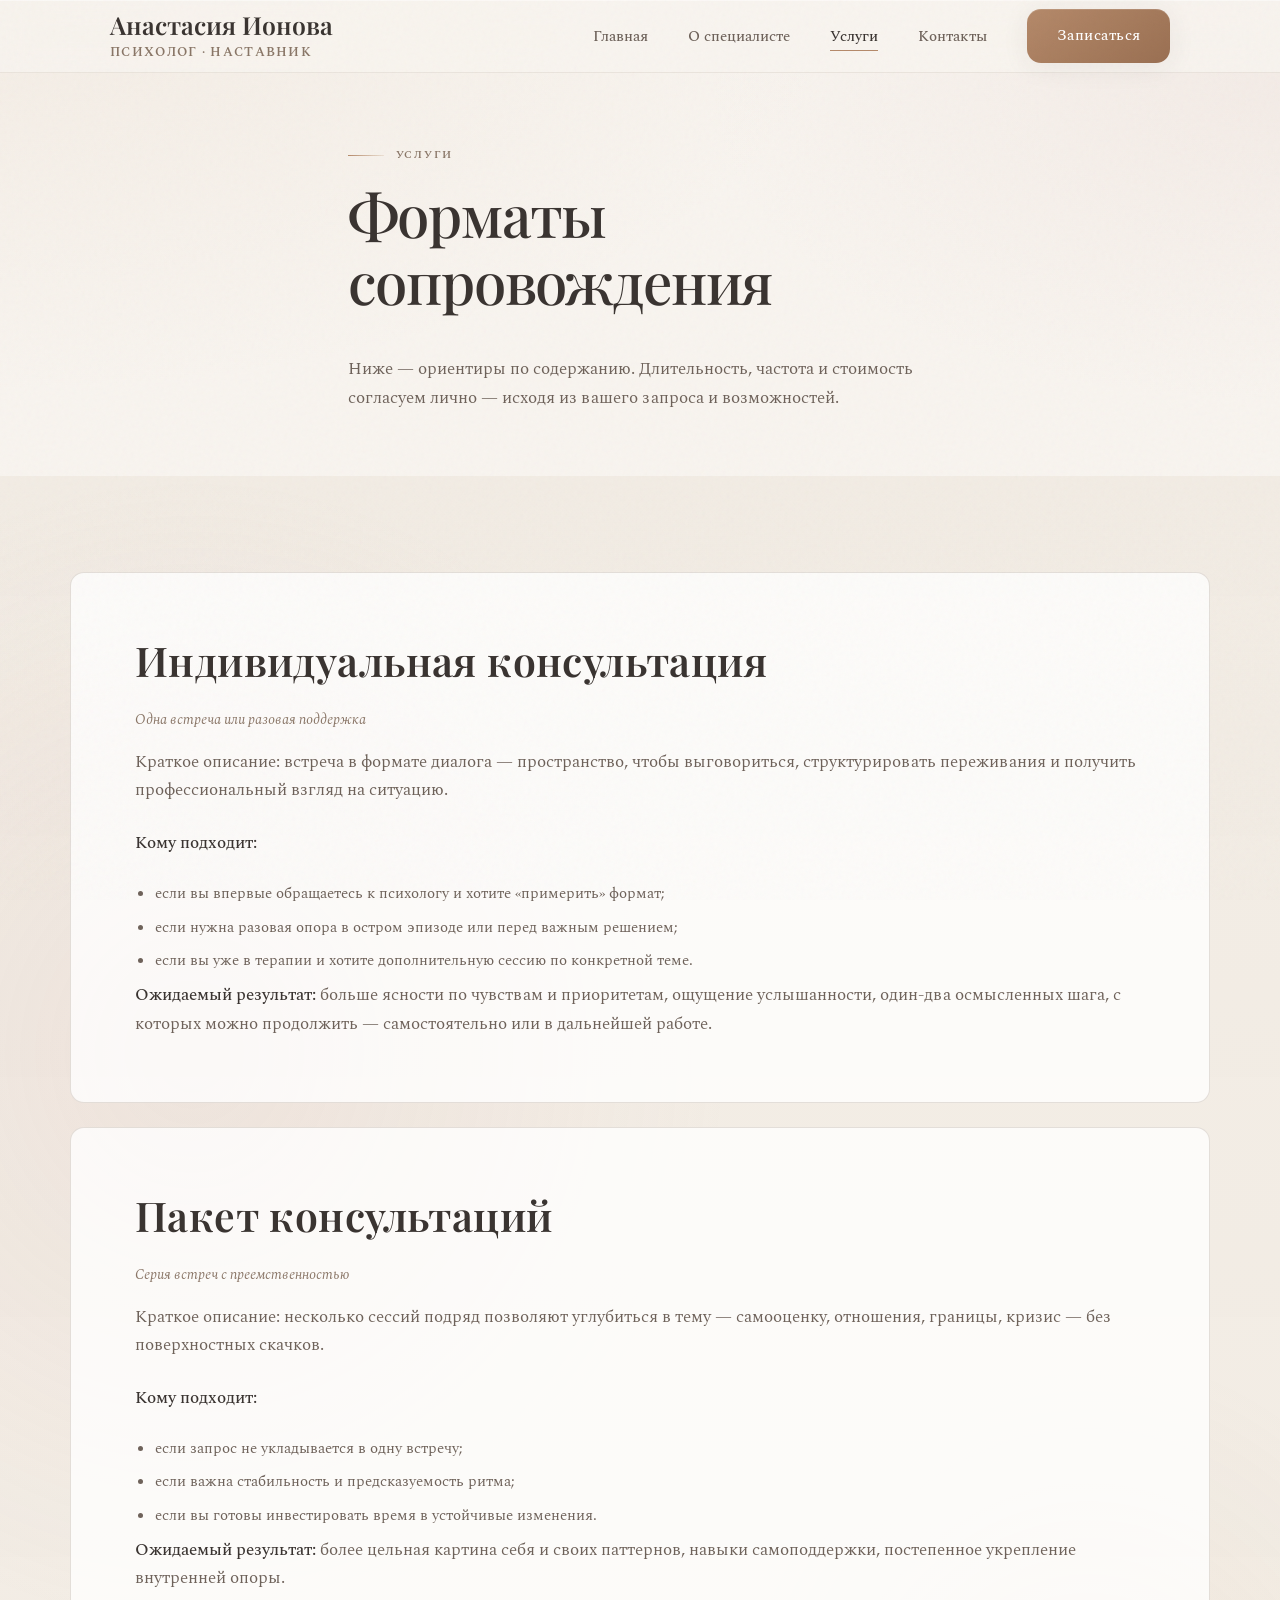
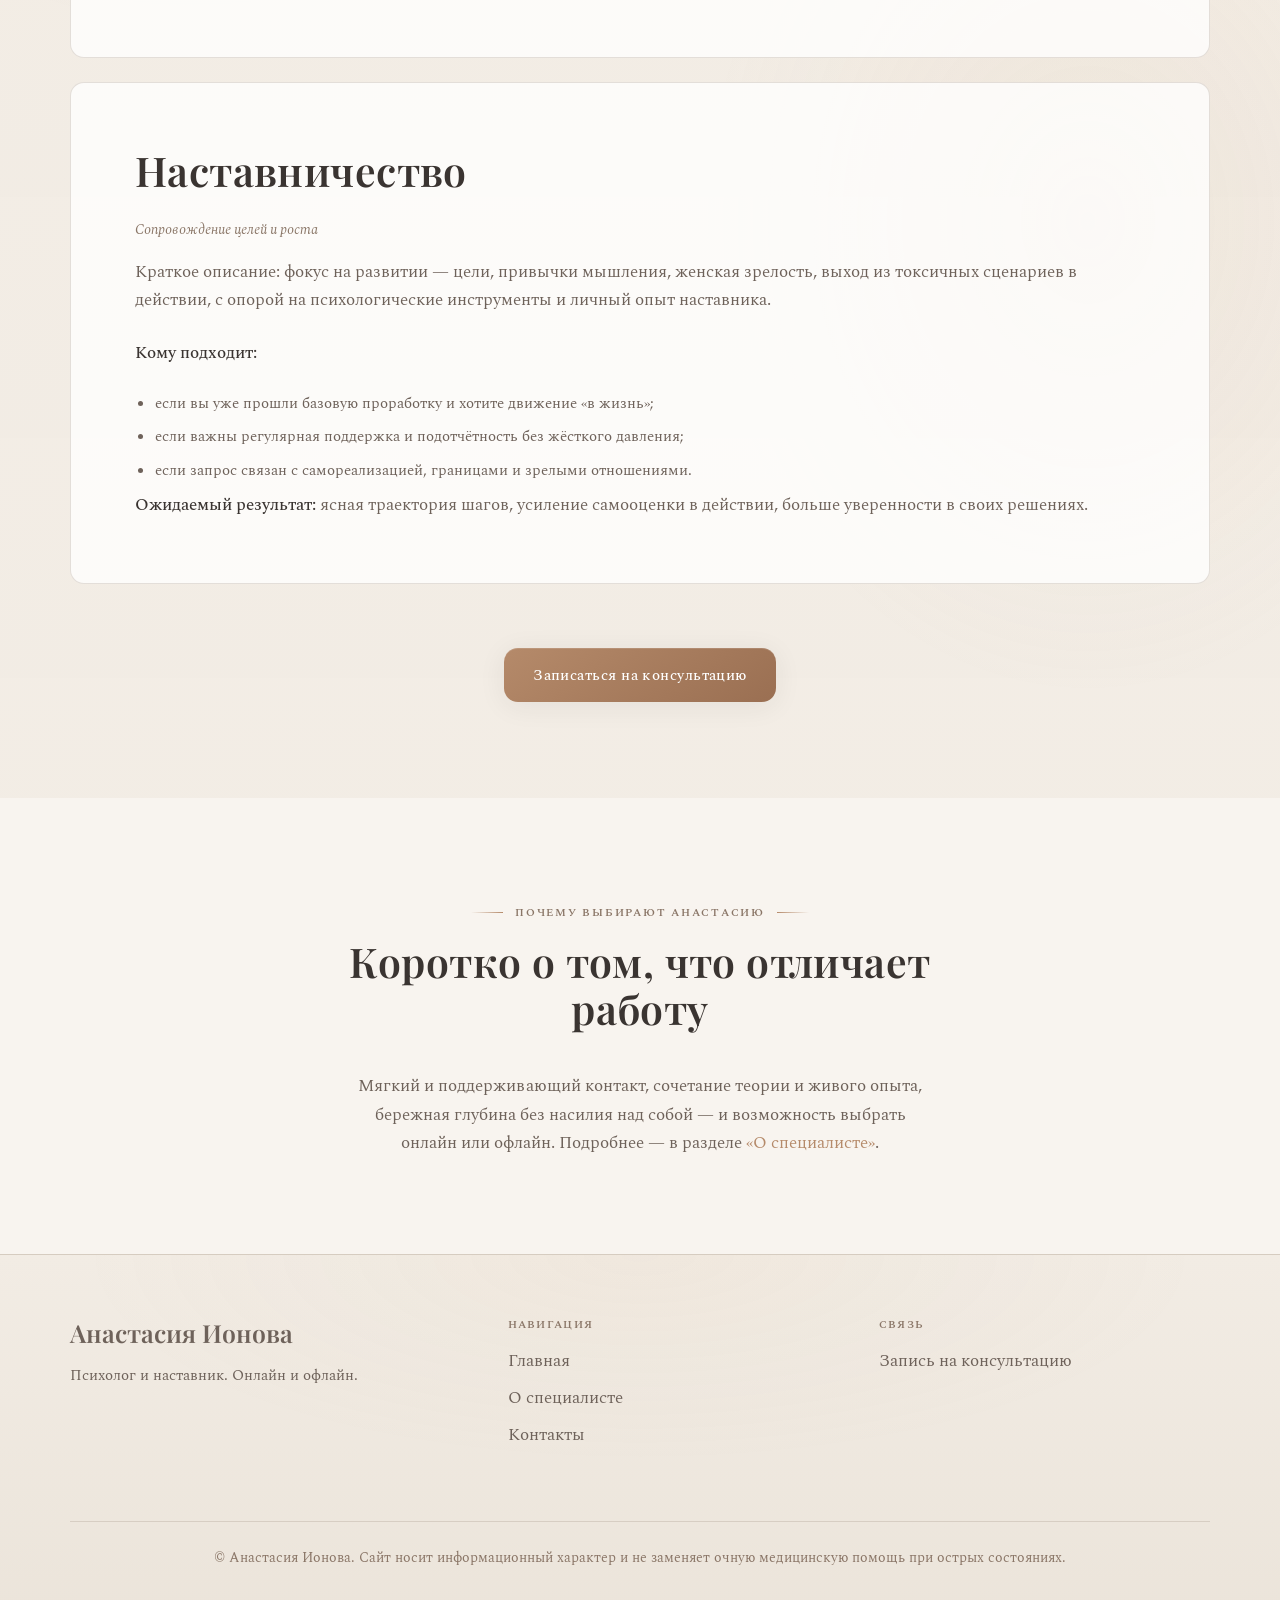
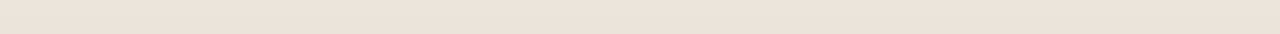
<file: services.html>
<!DOCTYPE html>
<html lang="ru">
<head>
  <meta charset="UTF-8">
  <meta name="viewport" content="width=device-width, initial-scale=1.0">
  <meta name="description" content="Индивидуальные консультации, пакет встреч и наставничество — Анастасия Ионова.">
  <title>Услуги — Анастасия Ионова</title>
  <link rel="preconnect" href="https://fonts.googleapis.com">
  <link rel="preconnect" href="https://fonts.gstatic.com" crossorigin>
  <link href="https://fonts.googleapis.com/css2?family=Cormorant+Garamond:ital,wght@0,500;0,600;1,500&family=Playfair+Display:ital,wght@0,500;0,600;1,500&family=Spectral:ital,wght@0,400;0,500;0,600;1,400&display=swap" rel="stylesheet">
  <link rel="stylesheet" href="css/styles.css">
</head>
<body>
  <canvas class="silk-bg" data-silk-bg aria-hidden="true"></canvas>
  <header class="site-header">
    <div class="site-header__inner">
      <a class="site-logo" href="index.html">Анастасия Ионова <span>Психолог · наставник</span></a>
      <button class="nav-toggle" type="button" aria-expanded="false" aria-controls="nav-panel" aria-label="Открыть меню">
        <span></span><span></span><span></span>
      </button>
      <nav class="nav-panel" id="nav-panel" aria-label="Основная навигация">
        <ul class="nav__list">
          <li><a class="nav__link" href="index.html">Главная</a></li>
          <li><a class="nav__link" href="about.html">О специалисте</a></li>
          <li><a class="nav__link" href="services.html" aria-current="page">Услуги</a></li>
          <li><a class="nav__link" href="contacts.html">Контакты</a></li>
        </ul>
        <a class="btn btn--primary nav__cta" href="contacts.html" data-booking-open>Записаться</a>
      </nav>
    </div>
  </header>

  <main>
    <section class="section section--tight">
      <div class="container max-w-narrow">
        <p class="section__label">Услуги</p>
        <h1 class="mb-lg">Форматы сопровождения</h1>
        <p>Ниже — ориентиры по содержанию. Длительность, частота и стоимость согласуем лично — исходя из вашего запроса и возможностей.</p>
      </div>
    </section>

    <section class="section section--alt" id="uslugi">
      <div class="container">
        <article class="service-card">
          <h2>Индивидуальная консультация</h2>
          <p class="service-card__meta">Одна встреча или разовая поддержка</p>
          <p>Краткое описание: встреча в формате диалога — пространство, чтобы выговориться, структурировать переживания и получить профессиональный взгляд на ситуацию.</p>
          <p><strong style="color: var(--graphite); font-weight: 500;">Кому подходит:</strong></p>
          <ul>
            <li>если вы впервые обращаетесь к психологу и хотите «примерить» формат;</li>
            <li>если нужна разовая опора в остром эпизоде или перед важным решением;</li>
            <li>если вы уже в терапии и хотите дополнительную сессию по конкретной теме.</li>
          </ul>
          <p><strong style="color: var(--graphite); font-weight: 500;">Ожидаемый результат:</strong> больше ясности по чувствам и приоритетам, ощущение услышанности, один-два осмысленных шага, с которых можно продолжить — самостоятельно или в дальнейшей работе.</p>
        </article>

        <article class="service-card">
          <h2>Пакет консультаций</h2>
          <p class="service-card__meta">Серия встреч с преемственностью</p>
          <p>Краткое описание: несколько сессий подряд позволяют углубиться в тему — самооценку, отношения, границы, кризис — без поверхностных скачков.</p>
          <p><strong style="color: var(--graphite); font-weight: 500;">Кому подходит:</strong></p>
          <ul>
            <li>если запрос не укладывается в одну встречу;</li>
            <li>если важна стабильность и предсказуемость ритма;</li>
            <li>если вы готовы инвестировать время в устойчивые изменения.</li>
          </ul>
          <p><strong style="color: var(--graphite); font-weight: 500;">Ожидаемый результат:</strong> более цельная картина себя и своих паттернов, навыки самоподдержки, постепенное укрепление внутренней опоры.</p>
        </article>

        <article class="service-card">
          <h2>Наставничество</h2>
          <p class="service-card__meta">Сопровождение целей и роста</p>
          <p>Краткое описание: фокус на развитии — цели, привычки мышления, женская зрелость, выход из токсичных сценариев в действии, с опорой на психологические инструменты и личный опыт наставника.</p>
          <p><strong style="color: var(--graphite); font-weight: 500;">Кому подходит:</strong></p>
          <ul>
            <li>если вы уже прошли базовую проработку и хотите движение «в жизнь»;</li>
            <li>если важны регулярная поддержка и подотчётность без жёсткого давления;</li>
            <li>если запрос связан с самореализацией, границами и зрелыми отношениями.</li>
          </ul>
          <p><strong style="color: var(--graphite); font-weight: 500;">Ожидаемый результат:</strong> ясная траектория шагов, усиление самооценки в действии, больше уверенности в своих решениях.</p>
        </article>

        <p class="text-center" style="margin-top: var(--space-xl);">
          <a class="btn btn--primary" href="contacts.html" data-booking-open>Записаться на консультацию</a>
        </p>
      </div>
    </section>

    <section class="section">
      <div class="container max-w-narrow text-center">
        <p class="section__label">Почему выбирают Анастасию</p>
        <h2 class="mb-lg">Коротко о том, что отличает работу</h2>
        <p>Мягкий и поддерживающий контакт, сочетание теории и живого опыта, бережная глубина без насилия над собой — и возможность выбрать онлайн или офлайн. Подробнее — в разделе <a href="about.html">«О специалисте»</a>.</p>
      </div>
    </section>
  </main>

  <footer class="site-footer">
    <div class="container site-footer__grid">
      <div>
        <a class="site-logo" href="index.html" style="display: inline-block; margin-bottom: var(--space-sm);">Анастасия Ионова</a>
        <p class="mb-0" style="font-size: 0.9375rem;">Психолог и наставник. Онлайн и офлайн.</p>
      </div>
      <div>
        <h4>Навигация</h4>
        <ul>
          <li><a href="index.html">Главная</a></li>
          <li><a href="about.html">О специалисте</a></li>
          <li><a href="contacts.html">Контакты</a></li>
        </ul>
      </div>
      <div>
        <h4>Связь</h4>
        <ul>
          <li><a href="contacts.html" data-booking-open>Запись на консультацию</a></li>
        </ul>
      </div>
    </div>
    <div class="container site-footer__copy">
      © Анастасия Ионова. Сайт носит информационный характер и не заменяет очную медицинскую помощь при острых состояниях.
    </div>
  </footer>

  <script src="js/main.js"></script>
</body>
</html>
</file>
<file: css/styles.css>
/* Анастасия Ионова — editorial luxury, soft depth (ВайбКодинг: характер, не шаблон) */
:root {
  --bg-primary: #F8F4EF;
  --bg-secondary: #F2ECE4;
  --text-primary: #2F2A26;
  --text-secondary: #6E625A;
  --accent-1: #C7A27C;
  --accent-2: #B58A6A;
  --accent-dusty-rose: #CDA7A2;
  --taupe: #8A7667;
  --warm-beige: #DCCBBC;
  --graphite: #3A3431;
  --white: #FFFFFF;

  --font-display: "Playfair Display", Georgia, "Times New Roman", serif;
  --font-serif: "Cormorant Garamond", "Palatino Linotype", Palatino, serif;
  --font-body: "Spectral", Georgia, "Times New Roman", serif;

  --ease-out-expo: cubic-bezier(0.16, 1, 0.3, 1);

  --space-xs: 0.5rem;
  --space-sm: 1rem;
  --space-md: 1.5rem;
  --space-lg: 2.5rem;
  --space-xl: 4rem;
  --space-2xl: 6rem;
  --space-3xl: 8rem;

  --radius-sm: 6px;
  --radius-md: 14px;
  --radius-lg: 22px;

  --shadow-soft: 0 4px 28px rgba(47, 42, 38, 0.07);
  --shadow-hover: 0 14px 40px rgba(47, 42, 38, 0.11);
  --shadow-lift: 0 24px 48px rgba(58, 52, 49, 0.08);
  --line-thin: 1px solid rgba(138, 118, 103, 0.22);

  --max-width: 1140px;
  --header-height: 4.5rem;

  --noise-opacity: 0.035;
}

*,
*::before,
*::after {
  box-sizing: border-box;
}

html {
  scroll-behavior: smooth;
}

body {
  margin: 0;
  font-family: var(--font-body);
  font-size: 1.0625rem;
  line-height: 1.68;
  font-weight: 400;
  color: var(--text-primary);
  background-color: var(--bg-primary);
  background-image:
    radial-gradient(ellipse 120% 80% at 0% 0%, rgba(199, 162, 124, 0.09), transparent 55%),
    radial-gradient(ellipse 90% 70% at 100% 10%, rgba(205, 167, 162, 0.11), transparent 50%),
    radial-gradient(ellipse 60% 50% at 50% 100%, rgba(220, 203, 188, 0.2), transparent 45%);
  background-attachment: fixed;
  -webkit-font-smoothing: antialiased;
}

body::after {
  content: "";
  position: fixed;
  inset: 0;
  pointer-events: none;
  z-index: 9998;
  opacity: var(--noise-opacity);
  background-image: url("data:image/svg+xml,%3Csvg viewBox='0 0 256 256' xmlns='http://www.w3.org/2000/svg'%3E%3Cfilter id='n'%3E%3CfeTurbulence type='fractalNoise' baseFrequency='0.85' numOctaves='4' stitchTiles='stitch'/%3E%3C/filter%3E%3Crect width='100%25' height='100%25' filter='url(%23n)'/%3E%3C/svg%3E");
  mix-blend-mode: multiply;
}

/* Silk background canvas (WebGL) */
.silk-bg {
  position: fixed;
  inset: 0;
  width: 100%;
  height: 100%;
  z-index: -2;
  pointer-events: none;
  opacity: 0.22;
  filter: blur(0.2px);
  mix-blend-mode: multiply;
}

img {
  max-width: 100%;
  height: auto;
  display: block;
}

a {
  color: var(--accent-2);
  text-decoration: none;
  transition: color 0.3s var(--ease-out-expo), opacity 0.3s ease;
}

a:hover {
  color: var(--accent-1);
}

h1,
h2,
h3,
h4 {
  font-family: var(--font-display);
  font-weight: 600;
  line-height: 1.15;
  color: var(--graphite);
  margin-top: 0;
  letter-spacing: -0.01em;
}

h1 {
  font-weight: 500;
  letter-spacing: -0.02em;
  font-size: clamp(2.35rem, 5.2vw, 3.65rem);
}

h2 {
  font-size: clamp(1.85rem, 3.2vw, 2.65rem);
  margin-bottom: var(--space-md);
  letter-spacing: 0.01em;
}

h3 {
  font-size: clamp(1.3rem, 2.2vw, 1.65rem);
  margin-bottom: var(--space-sm);
}

p {
  margin: 0 0 var(--space-md);
  color: var(--text-secondary);
}

p:last-child {
  margin-bottom: 0;
}

.container {
  width: min(100% - var(--space-lg) * 2, var(--max-width));
  margin-inline: auto;
}

.section {
  padding-block: var(--space-2xl);
  position: relative;
}

.section--tight {
  padding-block: var(--space-xl);
}

.section--alt {
  background-color: transparent;
  background-image:
    radial-gradient(ellipse 70% 50% at 15% 30%, rgba(205, 167, 162, 0.14), transparent 60%),
    radial-gradient(ellipse 55% 45% at 85% 70%, rgba(199, 162, 124, 0.1), transparent 55%),
    linear-gradient(180deg, var(--bg-secondary) 0%, rgba(242, 236, 228, 0.97) 100%);
}

.section__label {
  display: inline-flex;
  align-items: center;
  gap: 0.75rem;
  font-family: var(--font-body);
  font-size: 0.6875rem;
  font-weight: 600;
  letter-spacing: 0.16em;
  text-transform: uppercase;
  color: var(--taupe);
  margin-bottom: var(--space-sm);
}

.section__label::before {
  content: "";
  width: 2.25rem;
  height: 1px;
  background: linear-gradient(90deg, var(--accent-2), rgba(199, 162, 124, 0.2));
  flex-shrink: 0;
}

.text-center .section__label {
  justify-content: center;
}

.text-center .section__label::before {
  width: 2rem;
  background: linear-gradient(90deg, transparent, var(--accent-2));
}

.text-center .section__label::after {
  content: "";
  width: 2rem;
  height: 1px;
  background: linear-gradient(90deg, var(--accent-2), transparent);
  flex-shrink: 0;
}

/* Scroll reveal */
.js-reveal {
  opacity: 0;
  transform: translate3d(0, 1.75rem, 0);
  transition:
    opacity 0.95s var(--ease-out-expo),
    transform 0.95s var(--ease-out-expo);
}

.js-reveal.is-inview {
  opacity: 1;
  transform: translate3d(0, 0, 0);
}

/* Stagger items inside revealed sections */
.js-reveal .reveal-item:not(.testimonial-card) {
  opacity: 0;
  transform: translate3d(0, 1rem, 0);
  transition:
    opacity 0.9s var(--ease-out-expo),
    transform 0.9s var(--ease-out-expo);
  transition-delay: calc(var(--i, 0) * 70ms);
}

.js-reveal.is-inview .reveal-item:not(.testimonial-card) {
  opacity: 1;
  transform: translate3d(0, 0, 0);
}

/* Hero split text (no libraries) */
[data-split="chars"] {
  display: inline-block;
  overflow: hidden;
  vertical-align: bottom;
}

.split-char {
  display: inline-block;
  opacity: 0;
  transform: translate3d(0, 16px, 0);
  transition:
    opacity 0.9s var(--ease-out-expo),
    transform 0.9s var(--ease-out-expo);
  transition-delay: calc(var(--i, 0) * var(--stagger, 18ms));
  will-change: transform, opacity;
}

.split-parent.is-split-in .split-char {
  opacity: 1;
  transform: translate3d(0, 0, 0);
}

/* Header */
.site-header {
  position: sticky;
  top: 0;
  z-index: 100;
  background: rgba(248, 244, 239, 0.82);
  backdrop-filter: saturate(1.2) blur(14px);
  -webkit-backdrop-filter: saturate(1.2) blur(14px);
  border-bottom: 1px solid rgba(138, 118, 103, 0.12);
  box-shadow: 0 1px 0 rgba(255, 255, 255, 0.45) inset;
}

.site-header__inner {
  display: flex;
  align-items: center;
  justify-content: space-between;
  height: var(--header-height);
  max-width: var(--max-width);
  margin-inline: auto;
  padding-inline: var(--space-lg);
}

.site-logo {
  font-family: var(--font-display);
  font-size: clamp(1.2rem, 2.6vw, 1.55rem);
  font-weight: 600;
  line-height: 1.15;
  color: var(--graphite);
  transition: color 0.3s var(--ease-out-expo);
}

.site-logo:hover {
  color: var(--accent-2);
}

.site-logo span {
  display: block;
  font-family: var(--font-body);
  font-size: clamp(0.6875rem, 1.5vw, 0.8125rem);
  font-weight: 600;
  letter-spacing: 0.1em;
  text-transform: uppercase;
  color: var(--taupe);
  margin-top: 0.25rem;
  line-height: 1.3;
}

.nav__list {
  display: flex;
  flex-wrap: wrap;
  gap: var(--space-md) var(--space-lg);
  list-style: none;
  margin: 0;
  padding: 0;
}

.nav__link {
  font-family: var(--font-body);
  font-size: 0.9375rem;
  font-weight: 500;
  color: var(--text-secondary);
  position: relative;
}

.nav__link::after {
  content: "";
  position: absolute;
  left: 0;
  bottom: -0.2em;
  width: 0;
  height: 1px;
  background: var(--accent-2);
  transition: width 0.35s var(--ease-out-expo);
}

.nav__link:hover::after,
.nav__link[aria-current="page"]::after {
  width: 100%;
}

.nav__link:hover,
.nav__link[aria-current="page"] {
  color: var(--graphite);
}

.nav__cta {
  display: none;
}

@media (min-width: 900px) {
  .nav__cta {
    display: inline-flex;
  }
}

.nav-toggle {
  display: flex;
  flex-direction: column;
  justify-content: center;
  gap: 6px;
  width: 44px;
  height: 44px;
  padding: 0;
  border: none;
  background: transparent;
  cursor: pointer;
}

.nav-toggle span {
  display: block;
  width: 22px;
  height: 1px;
  background: var(--graphite);
  transition: transform 0.35s var(--ease-out-expo), opacity 0.25s ease;
}

.nav-toggle[aria-expanded="true"] span:nth-child(1) {
  transform: translateY(7px) rotate(45deg);
}

.nav-toggle[aria-expanded="true"] span:nth-child(2) {
  opacity: 0;
}

.nav-toggle[aria-expanded="true"] span:nth-child(3) {
  transform: translateY(-7px) rotate(-45deg);
}

@media (min-width: 900px) {
  .nav-toggle {
    display: none;
  }
}

.nav-panel {
  position: fixed;
  inset: var(--header-height) 0 auto 0;
  background: rgba(248, 244, 239, 0.97);
  backdrop-filter: blur(12px);
  border-bottom: var(--line-thin);
  padding: var(--space-lg);
  transform: translateY(-100%);
  opacity: 0;
  visibility: hidden;
  transition: transform 0.4s var(--ease-out-expo), opacity 0.35s ease, visibility 0.35s;
}

.nav-panel.is-open {
  transform: translateY(0);
  opacity: 1;
  visibility: visible;
}

@media (min-width: 900px) {
  .nav-panel {
    position: static;
    transform: none;
    opacity: 1;
    visibility: visible;
    border: none;
    padding: 0;
    background: transparent;
    backdrop-filter: none;
    display: flex;
    flex-direction: row;
    align-items: center;
    gap: var(--space-lg);
  }

  .nav-panel .nav__list {
    flex-direction: row;
  }
}

@media (max-width: 899px) {
  .nav-panel .nav__list {
    flex-direction: column;
    gap: var(--space-md);
  }

  .nav-panel .nav__cta {
    display: inline-flex;
    margin-top: var(--space-md);
  }
}

/* Buttons */
.btn {
  display: inline-flex;
  align-items: center;
  justify-content: center;
  padding: 0.9rem 1.85rem;
  font-family: var(--font-body);
  font-size: 0.9375rem;
  font-weight: 500;
  letter-spacing: 0.03em;
  border: none;
  border-radius: var(--radius-md);
  cursor: pointer;
  position: relative;
  overflow: hidden;
  transition:
    background 0.35s var(--ease-out-expo),
    color 0.35s ease,
    box-shadow 0.35s var(--ease-out-expo),
    transform 0.3s var(--ease-out-expo),
    border-color 0.3s ease;
}

.btn--primary {
  background: linear-gradient(145deg, var(--accent-2) 0%, #9a6f52 100%);
  color: var(--white);
  box-shadow: var(--shadow-soft), 0 1px 0 rgba(255, 255, 255, 0.12) inset;
}

.btn--primary:hover {
  background: linear-gradient(145deg, var(--accent-1) 0%, var(--accent-2) 100%);
  color: var(--white);
  box-shadow: var(--shadow-hover);
  transform: translateY(-2px);
}

.btn--primary::after {
  content: "";
  position: absolute;
  inset: -40% -60%;
  background: linear-gradient(110deg, transparent 40%, rgba(255, 255, 255, 0.22) 50%, transparent 60%);
  transform: translateX(-35%) rotate(8deg);
  opacity: 0;
  pointer-events: none;
}

.btn--primary:hover::after {
  opacity: 1;
  animation: btnGlint 1.15s var(--ease-out-expo) 1;
}

@keyframes btnGlint {
  from {
    transform: translateX(-55%) rotate(8deg);
  }
  to {
    transform: translateX(55%) rotate(8deg);
  }
}

.btn--ghost {
  background: rgba(255, 255, 255, 0.45);
  color: var(--graphite);
  border: var(--line-thin);
  box-shadow: 0 1px 0 rgba(255, 255, 255, 0.6) inset;
}

.btn--ghost:hover {
  border-color: rgba(205, 167, 162, 0.55);
  color: var(--accent-2);
  background: rgba(255, 255, 255, 0.75);
  transform: translateY(-1px);
}

.btn--full {
  width: 100%;
}

/* Hero */
.hero {
  padding-block: var(--space-3xl) var(--space-2xl);
  position: relative;
  overflow: visible;
}

.hero::before {
  content: "";
  position: absolute;
  top: -25%;
  right: -8%;
  width: min(58%, 520px);
  aspect-ratio: 1;
  background: radial-gradient(circle, rgba(205, 167, 162, 0.2) 0%, transparent 68%);
  pointer-events: none;
}

.hero::after {
  content: "";
  position: absolute;
  bottom: 10%;
  left: -5%;
  width: 180px;
  height: 180px;
  border: 1px solid rgba(199, 162, 124, 0.25);
  border-radius: 50%;
  pointer-events: none;
  opacity: 0.6;
}

@media (max-width: 899px) {
  .hero::after {
    display: none;
  }
}

.hero__grid {
  display: grid;
  gap: var(--space-xl);
  align-items: center;
}

@media (min-width: 900px) {
  .hero__grid {
    grid-template-columns: 1.08fr 0.92fr;
    gap: clamp(2rem, 4vw, 4rem);
    align-items: end;
  }
}

.hero__content {
  position: relative;
  z-index: 1;
}

.hero__content--stagger > * {
  animation: heroFade 0.95s var(--ease-out-expo) backwards;
}

.hero__content--stagger > *:nth-child(1) {
  animation-delay: 0.05s;
}

.hero__content--stagger > *:nth-child(2) {
  animation-delay: 0.11s;
}

.hero__content--stagger > *:nth-child(3) {
  animation-delay: 0.17s;
}

.hero__content--stagger > *:nth-child(4) {
  animation-delay: 0.26s;
}

.hero__content--stagger > *:nth-child(5) {
  animation-delay: 0.36s;
}

.hero__content--stagger > *:nth-child(6) {
  animation-delay: 0.44s;
}

@keyframes heroFade {
  from {
    opacity: 0;
    transform: translate3d(0, 1.25rem, 0);
  }

  to {
    opacity: 1;
    transform: translate3d(0, 0, 0);
  }
}

.hero__name {
  font-family: var(--font-display);
  font-size: clamp(2.05rem, 8vw, 4rem);
  font-weight: 600;
  line-height: 1.04;
  letter-spacing: 0.01em;
  color: var(--graphite);
  margin: 0 0 0.4rem;
}

.hero__name-line {
  display: block;
  white-space: nowrap;
}

@media (max-width: 420px) {
  .hero__name {
    font-size: clamp(1.7rem, 8.5vw, 2.35rem);
  }
}

.hero__role {
  font-family: var(--font-body);
  font-size: clamp(1rem, 2.2vw, 1.1875rem);
  font-weight: 500;
  letter-spacing: 0.04em;
  color: var(--taupe);
  margin: 0 0 var(--space-md);
  max-width: 40ch;
}

.hero__title {
  margin-bottom: var(--space-md);
  font-size: clamp(1.65rem, 3.8vw, 2.35rem);
}

.hero__title em {
  font-style: italic;
  color: var(--accent-2);
}

.hero__lead {
  font-size: 1.125rem;
  line-height: 1.72;
  color: var(--text-secondary);
  max-width: 38ch;
  margin-bottom: var(--space-lg);
}

.hero__actions {
  display: flex;
  flex-wrap: wrap;
  gap: var(--space-sm);
}

.hero__visual {
  position: relative;
  min-height: 280px;
  z-index: 0;
}

@media (min-width: 900px) {
  .hero__visual {
    min-height: 440px;
    margin-bottom: -1.5rem;
  }

  .hero__visual--tilt {
    transform: rotate(-2deg) translateX(0.5rem);
    transition: transform 0.6s var(--ease-out-expo);
  }

  .hero:hover .hero__visual--tilt {
    transform: rotate(-1.2deg) translateX(0.25rem) translateY(-4px);
  }
}

.hero__frame {
  position: absolute;
  inset: 0;
  border-radius: var(--radius-lg);
  background:
    linear-gradient(155deg, rgba(255, 255, 255, 0.5) 0%, transparent 45%),
    linear-gradient(145deg, var(--bg-secondary) 0%, var(--warm-beige) 100%);
  border: var(--line-thin);
  box-shadow: var(--shadow-lift);
  display: flex;
  align-items: center;
  justify-content: center;
  overflow: hidden;
}

.hero__frame::before {
  content: "";
  position: absolute;
  inset: -40%;
  background: radial-gradient(circle at 30% 30%, rgba(199, 162, 124, 0.12), transparent 50%);
  pointer-events: none;
}

.hero__frame-inner {
  position: relative;
  text-align: center;
  padding: var(--space-lg);
  color: var(--taupe);
  font-size: 0.875rem;
  line-height: 1.65;
}

.hero__frame-inner strong {
  display: block;
  font-family: var(--font-display);
  font-size: 1.25rem;
  font-weight: 500;
  color: var(--graphite);
  margin-bottom: var(--space-xs);
}

.hero__frame--photo {
  padding: 0;
}

.hero__photo {
  width: 100%;
  height: 100%;
  object-fit: cover;
  object-position: 50% 25%;
  filter: saturate(0.95) contrast(1.02);
  transform: scale(1.03);
  will-change: transform;
}

.hero__frame--photo::after {
  content: "";
  position: absolute;
  inset: 0;
  background:
    radial-gradient(ellipse 70% 55% at 40% 30%, rgba(255, 255, 255, 0.22), transparent 58%),
    linear-gradient(180deg, rgba(248, 244, 239, 0.0) 0%, rgba(248, 244, 239, 0.12) 55%, rgba(248, 244, 239, 0.22) 100%);
  pointer-events: none;
}

.hero__frame--photo::before {
  opacity: 0.85;
}

@keyframes portraitBreath {
  0% {
    transform: scale(1.03) translateY(0);
  }
  50% {
    transform: scale(1.045) translateY(-6px);
  }
  100% {
    transform: scale(1.03) translateY(0);
  }
}

@media (min-width: 900px) {
  .hero__photo {
    animation: portraitBreath 7.5s var(--ease-out-expo) infinite;
  }
}

/* Testimonials */
.testimonials {
  max-width: 1040px;
  margin-inline: auto;
}

.testimonials__grid {
  display: grid;
  gap: var(--space-lg);
  align-items: center;
}

@media (min-width: 900px) {
  .testimonials__grid {
    grid-template-columns: 1fr auto;
    gap: var(--space-xl);
  }
}

.testimonials__stage {
  position: relative;
  min-height: 340px;
}

@media (min-width: 900px) {
  .testimonials__stage {
    min-height: 290px;
  }
}

.testimonials__quote {
  position: absolute;
  left: -0.1rem;
  top: -2.4rem;
  font-family: var(--font-display);
  font-size: 5rem;
  line-height: 1;
  color: rgba(181, 138, 106, 0.18);
  pointer-events: none;
}

.testimonial-card {
  position: absolute;
  inset: 0;
  padding: clamp(1.25rem, 2.4vw, 2rem);
  border-radius: var(--radius-md);
  border: var(--line-thin);
  background: rgba(255, 255, 255, 0.78);
  box-shadow: var(--shadow-soft);
  overflow: hidden;
  opacity: 0;
  transform: translate3d(64px, 0, 0);
  pointer-events: none;
  transition:
    opacity 0.75s var(--ease-out-expo),
    transform 0.75s var(--ease-out-expo),
    box-shadow 0.45s var(--ease-out-expo),
    background 0.35s ease;
}

.testimonial-card::before {
  content: "";
  position: absolute;
  inset: -40%;
  background: radial-gradient(circle at 30% 30%, rgba(205, 167, 162, 0.16), transparent 50%);
  pointer-events: none;
}

.testimonial-card.is-active {
  opacity: 1;
  transform: translate3d(0, 0, 0);
  box-shadow: var(--shadow-hover);
  background: rgba(255, 255, 255, 0.92);
  z-index: 2;
  pointer-events: auto;
}

.testimonial-card__top {
  display: flex;
  align-items: flex-start;
  justify-content: space-between;
  gap: var(--space-md);
  position: relative;
}

.testimonial-card__person {
  display: flex;
  align-items: center;
  gap: var(--space-sm);
}

.testimonial-card__avatar {
  width: 44px;
  height: 44px;
  border-radius: 999px;
  display: grid;
  place-items: center;
  font-family: var(--font-display);
  font-weight: 600;
  color: var(--graphite);
  background: linear-gradient(145deg, var(--bg-secondary), rgba(255, 255, 255, 0.9));
  border: var(--line-thin);
}

.testimonial-card__name {
  font-family: var(--font-display);
  font-weight: 600;
  color: var(--graphite);
}

.testimonial-card__meta {
  font-size: 0.875rem;
  color: var(--taupe);
  font-style: italic;
}

.testimonial-card__stars {
  display: flex;
  gap: 2px;
  color: rgba(199, 162, 124, 0.95);
  font-size: 0.95rem;
  line-height: 1;
  margin-top: 0.2rem;
}

.testimonial-card__divider {
  height: 1px;
  width: 100%;
  background: linear-gradient(90deg, rgba(138, 118, 103, 0.25), rgba(138, 118, 103, 0.08), transparent);
  margin: 1rem 0 1.1rem;
}

.testimonial-card__text {
  position: relative;
  color: var(--text-secondary);
  font-size: 1.02rem;
  line-height: 1.75;
  margin: 0;
  font-style: italic;
}

.testimonials__nav {
  display: flex;
  gap: var(--space-md);
  align-items: center;
  justify-content: center;
  margin-top: var(--space-lg);
}

@media (min-width: 900px) {
  .testimonials__nav {
    flex-direction: column;
    margin-top: 0;
  }
}

.testimonials__btn {
  width: 44px;
  height: 44px;
  border-radius: 999px;
  border: var(--line-thin);
  background: rgba(255, 255, 255, 0.65);
  color: var(--graphite);
  font-size: 1.4rem;
  line-height: 1;
  display: grid;
  place-items: center;
  cursor: pointer;
  transition: transform 0.35s var(--ease-out-expo), background 0.35s ease, box-shadow 0.35s ease;
}

.testimonials__btn:hover {
  transform: translateY(-1px);
  background: rgba(255, 255, 255, 0.9);
  box-shadow: var(--shadow-soft);
}

.testimonials__dots {
  display: flex;
  gap: 10px;
  align-items: center;
  justify-content: center;
}

@media (min-width: 900px) {
  .testimonials__dots {
    flex-direction: column;
  }
}

.testimonials__dot {
  width: 8px;
  height: 8px;
  border-radius: 999px;
  border: 1px solid rgba(138, 118, 103, 0.25);
  background: rgba(138, 118, 103, 0.12);
  cursor: pointer;
  transition: transform 0.35s var(--ease-out-expo), background 0.35s ease, border-color 0.35s ease;
}

.testimonials__dot[aria-current="true"] {
  background: rgba(181, 138, 106, 0.85);
  border-color: rgba(181, 138, 106, 0.55);
  transform: scale(1.25);
}

/* Cards */
.cards {
  display: grid;
  gap: var(--space-md);
}

@media (min-width: 640px) {
  .cards--2 {
    grid-template-columns: repeat(2, 1fr);
  }
}

@media (min-width: 900px) {
  .cards--3 {
    grid-template-columns: repeat(3, 1fr);
  }

  .cards--4 {
    grid-template-columns: repeat(2, 1fr);
  }
}

@media (min-width: 1000px) {
  .cards--4 {
    grid-template-columns: repeat(4, 1fr);
  }
}

.card {
  position: relative;
  background: rgba(255, 255, 255, 0.72);
  border-radius: var(--radius-md);
  padding: var(--space-lg);
  border: var(--line-thin);
  box-shadow: var(--shadow-soft);
  overflow: hidden;
  transition:
    box-shadow 0.45s var(--ease-out-expo),
    transform 0.45s var(--ease-out-expo),
    background 0.35s ease;
}

.card::before {
  content: "";
  position: absolute;
  left: 0;
  top: 0;
  bottom: 0;
  width: 3px;
  background: linear-gradient(180deg, var(--accent-1), var(--accent-dusty-rose));
  opacity: 0;
  transition: opacity 0.4s var(--ease-out-expo);
}

.card:hover {
  box-shadow: var(--shadow-hover);
  transform: translateY(-4px);
  background: rgba(255, 255, 255, 0.92);
}

.card:hover::before {
  opacity: 1;
}

.card__icon {
  width: 42px;
  height: 42px;
  border-radius: var(--radius-sm);
  background: linear-gradient(135deg, var(--bg-secondary), rgba(255, 255, 255, 0.9));
  display: flex;
  align-items: center;
  justify-content: center;
  margin-bottom: var(--space-sm);
  font-size: 1rem;
  color: var(--accent-2);
  border: var(--line-thin);
  transition: transform 0.4s var(--ease-out-expo), color 0.3s ease;
}

.card:hover .card__icon {
  transform: scale(1.05);
  color: var(--accent-1);
}

.card h3 {
  font-family: var(--font-serif);
  color: var(--graphite);
  margin-bottom: var(--space-xs);
}

.card p {
  font-size: 0.9375rem;
  margin-bottom: 0;
}

/* About */
.about-grid {
  display: grid;
  gap: var(--space-xl);
  align-items: start;
}

@media (min-width: 900px) {
  .about-grid {
    grid-template-columns: 0.95fr 1.12fr;
    gap: var(--space-2xl);
  }

  .about-grid.about-grid--reverse {
    direction: rtl;
  }

  .about-grid.about-grid--reverse > * {
    direction: ltr;
  }
}

.about-photo {
  border-radius: var(--radius-lg);
  background:
    linear-gradient(160deg, rgba(255, 255, 255, 0.35) 0%, transparent 50%),
    linear-gradient(160deg, var(--bg-secondary), var(--warm-beige));
  border: var(--line-thin);
  aspect-ratio: 4/5;
  max-height: 520px;
  display: flex;
  align-items: flex-end;
  justify-content: center;
  padding: var(--space-lg);
  box-shadow: var(--shadow-lift);
  position: relative;
}

.about-photo::after {
  content: "";
  position: absolute;
  inset: 12px;
  border: 1px solid rgba(255, 255, 255, 0.35);
  border-radius: calc(var(--radius-lg) - 8px);
  pointer-events: none;
}

.about-photo__placeholder {
  text-align: center;
  color: var(--taupe);
  font-size: 0.875rem;
  position: relative;
  z-index: 1;
}

/* Services */
.service-card {
  position: relative;
  background: rgba(255, 255, 255, 0.78);
  border-radius: var(--radius-md);
  padding: var(--space-xl);
  border: var(--line-thin);
  margin-bottom: var(--space-md);
  transition: box-shadow 0.45s var(--ease-out-expo), transform 0.35s ease;
  overflow: hidden;
}

.service-card::before {
  content: "";
  position: absolute;
  top: 0;
  left: 0;
  right: 0;
  height: 2px;
  background: linear-gradient(90deg, transparent, var(--accent-dusty-rose), transparent);
  opacity: 0;
  transition: opacity 0.4s ease;
}

.service-card:last-child {
  margin-bottom: 0;
}

.service-card:hover {
  box-shadow: var(--shadow-hover);
  transform: translateY(-2px);
}

.service-card:hover::before {
  opacity: 1;
}

.service-card h2,
.service-card h3 {
  color: var(--graphite);
}

.service-card__meta {
  font-family: var(--font-body);
  font-size: 0.875rem;
  font-style: italic;
  color: var(--taupe);
  margin-bottom: var(--space-sm);
}

.service-card ul {
  margin: 0;
  padding-left: 1.25rem;
  color: var(--text-secondary);
  font-size: 0.9375rem;
}

.service-card li {
  margin-bottom: var(--space-xs);
}

/* Trust */
.trust-item h3 {
  font-size: 1.2rem;
}

/* CTA */
.cta-band {
  text-align: center;
  padding: var(--space-2xl);
  background:
    radial-gradient(ellipse 80% 60% at 50% 0%, rgba(199, 162, 124, 0.12), transparent 60%),
    linear-gradient(145deg, rgba(255, 255, 255, 0.5) 0%, transparent 55%),
    linear-gradient(135deg, var(--bg-secondary) 0%, rgba(220, 203, 188, 0.4) 100%);
  border-radius: var(--radius-lg);
  border: var(--line-thin);
  margin-inline: auto;
  max-width: 820px;
  box-shadow: var(--shadow-soft);
  position: relative;
  overflow: hidden;
}

.cta-band::before {
  content: "";
  position: absolute;
  top: -50%;
  right: -20%;
  width: 55%;
  aspect-ratio: 1;
  background: radial-gradient(circle, rgba(205, 167, 162, 0.15), transparent 65%);
  pointer-events: none;
}

.cta-band h2,
.cta-band h3 {
  position: relative;
}

.cta-band p {
  max-width: 42ch;
  margin-inline: auto;
  margin-bottom: var(--space-lg);
  position: relative;
}

.cta-band .btn {
  position: relative;
}

/* Form */
.form {
  max-width: 520px;
  margin-inline: auto;
}

.form__row {
  margin-bottom: var(--space-md);
}

.form label {
  display: block;
  font-family: var(--font-body);
  font-size: 0.75rem;
  font-weight: 600;
  letter-spacing: 0.08em;
  text-transform: uppercase;
  color: var(--taupe);
  margin-bottom: var(--space-xs);
}

.form input,
.form textarea {
  width: 100%;
  padding: 0.9rem 1.1rem;
  font-family: var(--font-body);
  font-size: 1rem;
  color: var(--text-primary);
  background: rgba(255, 255, 255, 0.85);
  border: var(--line-thin);
  border-radius: var(--radius-sm);
  transition:
    border-color 0.3s ease,
    box-shadow 0.3s ease,
    background 0.3s ease;
}

.form input:focus,
.form textarea:focus {
  outline: none;
  border-color: rgba(205, 167, 162, 0.65);
  box-shadow: 0 0 0 3px rgba(205, 167, 162, 0.18);
  background: var(--white);
}

.form textarea {
  min-height: 140px;
  resize: vertical;
}

.form__hint {
  font-size: 0.8125rem;
  color: var(--taupe);
  margin-top: var(--space-md);
}

/* Booking modal */
.booking-modal {
  position: fixed;
  inset: 0;
  z-index: 10000;
  display: flex;
  align-items: center;
  justify-content: center;
  padding: var(--space-md);
}

.booking-modal[hidden] {
  display: none !important;
}

.booking-modal__scrim {
  position: absolute;
  inset: 0;
  background: rgba(47, 42, 38, 0.38);
  backdrop-filter: blur(8px);
  -webkit-backdrop-filter: blur(8px);
}

.booking-modal__panel {
  position: relative;
  z-index: 1;
  width: min(100%, 420px);
  max-height: min(92vh, 640px);
  overflow: auto;
  padding: var(--space-lg);
  border-radius: var(--radius-lg);
  border: var(--line-thin);
  background: var(--bg-primary);
  box-shadow: var(--shadow-lift);
}

.booking-modal__close {
  position: absolute;
  top: var(--space-sm);
  right: var(--space-sm);
  width: 40px;
  height: 40px;
  border: none;
  border-radius: 999px;
  background: rgba(242, 236, 228, 0.85);
  color: var(--graphite);
  font-size: 1.35rem;
  line-height: 1;
  cursor: pointer;
  transition: background 0.25s ease, transform 0.25s var(--ease-out-expo);
}

.booking-modal__close:hover {
  background: rgba(220, 203, 188, 0.65);
  transform: scale(1.04);
}

.booking-modal__title {
  font-family: var(--font-display);
  font-size: clamp(1.35rem, 4vw, 1.75rem);
  margin: 0 2.25rem var(--space-sm) 0;
  color: var(--graphite);
}

.booking-modal__lead {
  margin: 0 0 var(--space-md);
  font-size: 0.9375rem;
  color: var(--text-secondary);
  line-height: 1.6;
}

.booking-modal__form.form {
  max-width: none;
  margin: 0;
}

.booking-modal__consent {
  display: flex;
  align-items: flex-start;
  gap: 0.65rem;
  margin: var(--space-md) 0 var(--space-md);
  font-size: 0.8125rem;
  line-height: 1.5;
  color: var(--text-secondary);
  cursor: pointer;
}

.booking-modal__consent input[type="checkbox"] {
  width: 1.1rem;
  height: 1.1rem;
  margin-top: 0.2rem;
  flex-shrink: 0;
  accent-color: var(--accent-2);
  cursor: pointer;
}

.booking-modal__submit {
  margin-top: var(--space-sm);
}

.booking-modal__hint {
  margin-top: var(--space-md);
}

/* Footer */
.site-footer {
  padding-block: var(--space-xl);
  border-top: var(--line-thin);
  background-image:
    radial-gradient(ellipse 80% 100% at 50% 0%, rgba(199, 162, 124, 0.06), transparent 55%),
    linear-gradient(180deg, var(--bg-secondary), #ebe4da);
  position: relative;
}

.site-footer__grid {
  display: grid;
  gap: var(--space-lg);
}

@media (min-width: 700px) {
  .site-footer__grid {
    grid-template-columns: 1.2fr 1fr 1fr;
  }
}

.site-footer h4 {
  font-family: var(--font-body);
  font-size: 0.6875rem;
  font-weight: 600;
  letter-spacing: 0.12em;
  text-transform: uppercase;
  color: var(--taupe);
  margin-bottom: var(--space-sm);
}

.site-footer ul {
  list-style: none;
  margin: 0;
  padding: 0;
}

.site-footer li {
  margin-bottom: var(--space-xs);
}

.site-footer a {
  color: var(--text-secondary);
}

.site-footer a:hover {
  color: var(--accent-2);
}

.site-footer__copy {
  margin-top: var(--space-xl);
  padding-top: var(--space-md);
  border-top: var(--line-thin);
  font-size: 0.875rem;
  color: var(--taupe);
  text-align: center;
}

/* Utilities */
.text-center {
  text-align: center;
}

.mb-0 {
  margin-bottom: 0;
}

.mb-lg {
  margin-bottom: var(--space-lg);
}

.max-w-narrow {
  max-width: 65ch;
  margin-inline: auto;
}

.sr-only {
  position: absolute;
  width: 1px;
  height: 1px;
  padding: 0;
  margin: -1px;
  overflow: hidden;
  clip: rect(0, 0, 0, 0);
  white-space: nowrap;
  border: 0;
}

@media (prefers-reduced-motion: reduce) {
  html {
    scroll-behavior: auto;
  }

  *,
  *::before,
  *::after {
    animation-duration: 0.01ms !important;
    animation-iteration-count: 1 !important;
    transition-duration: 0.01ms !important;
  }

  .js-reveal {
    opacity: 1;
    transform: none;
    transition: none;
  }

  .hero__visual--tilt {
    transform: none !important;
  }

  .hero__photo {
    animation: none !important;
  }

  .btn--primary::after {
    animation: none !important;
    opacity: 0 !important;
  }

  .split-char {
    opacity: 1 !important;
    transform: none !important;
    transition: none !important;
  }

  .testimonial-card {
    transition: none !important;
  }
}
</file>
